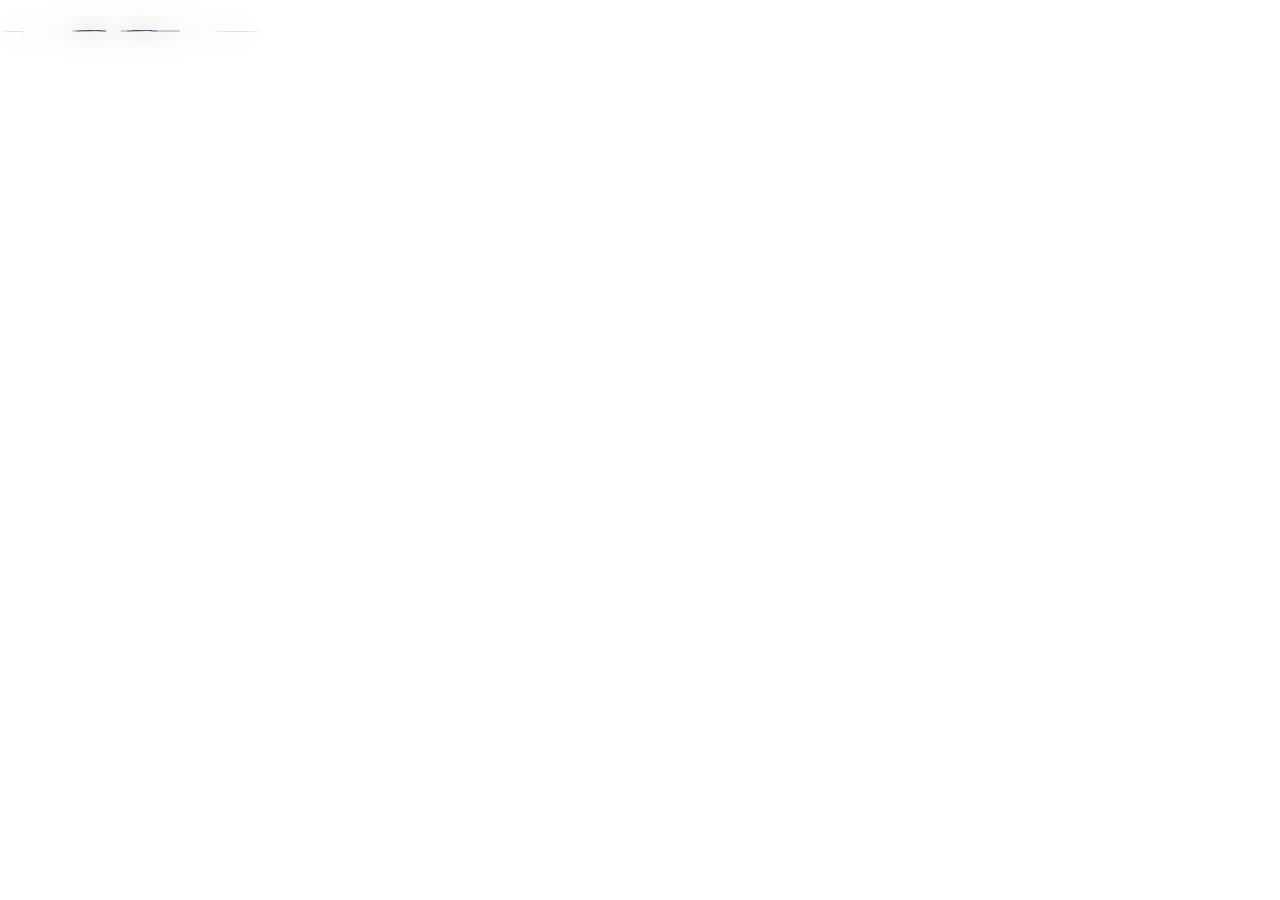
<file: boca/index.html>
<!doctype html>
<html>
<head>
<meta charset="utf-8">
<script src="siriwave.umd.js"></script>
<style>
  html, body {
    margin: 0;
    background: transparent;
    overflow: hidden;
    {# background: #000000; #}
  }

  #boca-wrapper {
    position: relative;
    width: 260px;
    height: 74px;
    overflow: hidden;
  }

  #onda-wrapper {
    position:relative;
  }

  #onda {
    width: 260px;
    height: 74px;
    position: relative;
    z-index: 1;
  }
  #info {
    position: absolute;
    left: 0;
    bottom: 23px;
    right: 0;
    height: 12px;
    box-sizing: border-box;
    padding: 0 10px;
    opacity: 0;
    transition: opacity 0.6s ease;
  }
  #info.visible {
    opacity: 0.7;
  }
  #cancion {
    color: rgba(255, 255, 255, 0.8);
    font: 11px -apple-system, "Segoe UI", sans-serif;
    text-align: center;
    white-space: nowrap;
    overflow: hidden;
    text-overflow: ellipsis;
    text-shadow: 0 0 6px rgba(0,0,0,0.6);
    margin-bottom: 3px;
  }
  #fila-progreso {
    display: flex;
    align-items: center;
    gap: 6px;
    position: absolute;
    left: 10px;
    right: 10px;
    bottom: 39px;
    z-index: 2;
    opacity: 0;
    transition: opacity 0.6s ease;
  }
  #fila-progreso.visible {
    opacity: 1;
  }
  #fila-progreso span {
    color: rgba(255, 255, 255, 0.55);
    font: 9px -apple-system, "Segoe UI", sans-serif;
    text-shadow: 0 0 4px rgba(0,0,0,0.6);
    min-width: 26px;
  }
  #tiempo-actual { text-align: right; margin-top: -12px; }
  #tiempo-total { text-align: left; margin-top: -12px;}
  /* Barra de luz: adaptada de un diseño que pasó el usuario (gradiente
     animado + brillo "respirando" + puntas achaflanadas). El chaflán
     original era de 16px para una barra de 520px -- acá se achica a 3px
     (mismo alto que la barra) para que no se vea como un rombo en algo
     tan chico. */
  @property --glow {
    syntax: "<color>";
    inherits: false;
    initial-value: #168fe9;
  }
  #barra {
    flex: 1;
    height: 1px;
    position: relative;
    background: transparent;
    overflow: visible;
  }
  #barra::before {
    content: "";
    position: absolute;
    inset: 0;
    background: rgba(255, 255, 255, 0);
    clip-path: polygon(0 50%, 3px 0, calc(100% - 3px) 0, 100% 50%, calc(100% - 3px) 100%, 3px 100%);
  }
  #barra-relleno {
    height: 100%;
    width: 0%;
    /* Sin esto, al cambiar de canción el ancho salta de golpe (de donde
       había quedado la anterior a ~0% de la nueva) y el puntito de luz
       "se apaga y prende" de un frame al otro en vez de deslizarse. */
    transition: width 0.25s ease;
    position: relative;
    {# clip-path: polygon(0 50%, 3px 0, calc(100% - 3px) 0, 100% 50%, calc(100% - 3px) 100%, 3px 100%); #}
    background: linear-gradient(90deg,
      #168fe9 0%, #20dba5 17%, #f33f64 34%, #ffffff 42%,
      #26e993 50%, #2668db 67%, #168fe9 84%, #20dba5 100%
    );
    background-size: 300% 100%;
    filter: drop-shadow(0 0 3px var(--glow)) drop-shadow(0 0 8px var(--glow));
    background: #ffffffa6;
    border-radius: 100%;
    opacity: 1;
    animation:
      barra-color-flow 4s linear infinite,
      barra-glow-color 4s linear infinite,
      barra-respira 1.8s ease-in-out infinite;
  }
  /* En pausa: se congela el color/brillo animado de la barra, y el
     puntito de luz late en rojo con el centro blanco -- como un
     "corazón" pulsando, para que se note de un vistazo que está pausado. */
  #barra-relleno.pausado {
    animation-play-state: paused;
    filter: drop-shadow(0 0 3px #ff4d4d) drop-shadow(0 0 8px #ff4d4d);
  }
  #barra-relleno.pausado::after {
    animation: punto-pulso 2.2s ease-in-out infinite;
  }
  @keyframes punto-pulso {
    0%, 100% {
      background: #fff;
      box-shadow: 0 0 2px 1px #fff, 0 0 6px 2px #22c55e;
    }
    50% {
      background: #22c55e;
      box-shadow: 0 0 3px 1px #22c55e, 0 0 9px 3px #22c55e;
    }
  }
  /* Puntito de luz en la punta del progreso, un poco más fuerte que el
     resto de la barra pero sin llamar demasiado la atención. */
  #barra-relleno::after {
    content: "";
    position: absolute;
    right: -1px;
    top: 50%;
    width: 4px;
    height: 2px;
    transform: translateY(-50%);
    border-radius: 50%;
    background: #fff;
    box-shadow: 0 0 3px 1px rgba(255, 255, 255, 0.85), 0 0 7px 2px var(--glow);
  }
  @keyframes barra-respira {
    50% {
      filter: brightness(1.25) drop-shadow(0 0 4px var(--glow)) drop-shadow(0 0 11px var(--glow));
    }
  }
  @keyframes barra-color-flow {
    to { background-position: -300% 0; }
  }
  @keyframes barra-glow-color {
    0%, 100% { --glow: #168fe9; }
    25% { --glow: #20dba5; }
    42% { --glow: #f33f64; }
    52% { --glow: #ffffff; }
    68% { --glow: #26e993; }
    84% { --glow: #2668db; }
  }
  @media (prefers-reduced-motion: reduce) {
    #barra-relleno { animation: none; }
  }
</style>
</head>
<body>
  <div id="boca-wrapper">

    <div id="onda-wrapper">
      <div id="onda"></div>
      <div id="fila-progreso">
        <span id="tiempo-actual">0:00</span>
        <div id="barra"><div id="barra-relleno"></div></div>
        <span id="tiempo-total">0:00</span>
      </div>
    </div>
    <div id="info">
      <div id="cancion"></div>
    </div>
  </div>
<script>
// Es render, no IA: RMS -> amplitud de la onda, con suavizado asimétrico
// propio (ataque rápido, decaimiento lento) antes de pasárselo a SiriWave
// (que además tiene su propio lerp interno, así que queda doblemente
// suave). El RMS crudo tiembla -- esto es lo que separa "se ve pro" de
// "se ve amateur".

const COLORES = {
  idle:        "#4a4458",
  escuchando:  "#ffffff",
  pensando:    "#c77dff",
  hablando:    "#7c5cff",
  musica:      "#5cffd4",
};

const AMPLITUD_IDLE = 0.15;
const AMPLITUD_PENSANDO = 0.45;

const wave = new SiriWave({
  container: document.getElementById("onda"),
  style: "ios9",
  color: "#7c5cff",
  speed: 0.06,
  amplitude: AMPLITUD_IDLE,
  autostart: true,
});

let estado = "idle";
let nivelCrudo = 0;
let nivelSuave = AMPLITUD_IDLE;

const ATAQUE = 0.7;       // qué tan rápido sube la amplitud al hablar
const DECAIMIENTO = 0.25; // más rápido que antes (0.08): con eso la onda
                          // quedaba "abierta" en los silencios entre
                          // palabras, se veía desacoplada del audio real.

function amplitudObjetivo() {
  // "escuchando" también sigue el nivel real -- ahora es el mic en vivo,
  // no un valor fijo (así se ve mover con la voz del usuario).
  if (estado === "hablando" || estado === "musica" || estado === "escuchando") return nivelCrudo;
  if (estado === "pensando") return AMPLITUD_PENSANDO;
  return AMPLITUD_IDLE;
}

function animar() {
  const objetivo = amplitudObjetivo();
  const tasa = objetivo > nivelSuave ? ATAQUE : DECAIMIENTO;
  nivelSuave += (objetivo - nivelSuave) * tasa;
  wave.setAmplitude(nivelSuave);
  // La velocidad de la onda también sigue el nivel: antes era fija
  // mientras hablaba, y una onda moviéndose siempre igual sin importar
  // qué tan fuerte suena la voz es justo lo que se veía desacoplado.
  if (estado === "hablando" || estado === "musica" || estado === "escuchando") {
    wave.setSpeed(0.04 + nivelSuave * 0.18);
  }
  requestAnimationFrame(animar);
}
requestAnimationFrame(animar);

// Mutter no respeta "siempre encima" de forma persistente: si el usuario
// foca otra ventana mientras Tero habla, la boca cae atrás igual aunque
// se haya traído al frente al empezar. Como no hay layer-shell, se
// reintenta a repetición mientras dura el habla, no solo una vez al
// arrancar -- molesto pero es lo que hay sin tocar el compositor.
let intervaloFrente = null;

function empezarATraerAlFrente() {
  if (intervaloFrente !== null || !window.pywebview) return;
  window.pywebview.api.traer_al_frente();
  intervaloFrente = setInterval(() => {
    window.pywebview.api.traer_al_frente();
  }, 400);
}

function dejarDeTraerAlFrente() {
  if (intervaloFrente !== null) {
    clearInterval(intervaloFrente);
    intervaloFrente = null;
  }
}

// El estilo "ios9" de SiriWave ignora el color pasado al constructor: trae
// sus curvas hardcodeadas en azul/rojo/verde (ver iOS9Curve.getDefinition()
// en siriwave.umd.js) y las dibuja con su propio color fijo, no con el de
// la instancia. Por eso cambiar COLORES/el drop-shadow de afuera nunca
// pintaba la onda en sí -- solo el brillo alrededor. Acá se recolorean a
// mano las curvas reales (menos la "support line" blanca de fondo, que se
// deja como viene) cada vez que cambia el estado.
function hexARgb(hex) {
  const n = parseInt(hex.replace("#", ""), 16);
  return `${(n >> 16) & 255}, ${(n >> 8) & 255}, ${n & 255}`;
}

// Colores originales de la librería (multicolor: azul/rojo/verde) para
// poder restaurarlos en "hablando" -- al usuario le gusta ese look
// mientras Tero habla, y solo ese, así que es el único estado que no se
// fuerza a un color plano.
const COLORES_ORIGINALES_CURVAS = wave.curves.map((c) => c.definition.color);

function aplicarEstado(nuevo) {
  const eraHablando = estado === "hablando";
  estado = nuevo;
  wave.setSpeed(estado === "pensando" ? 0.12 : 0.06);
  const color = COLORES[estado] || COLORES.idle;
  document.getElementById("onda").style.filter =
    `drop-shadow(0 0 12px ${color})`;
  if (estado === "hablando") {
    wave.curves.forEach((curva, i) => {
      curva.definition.color = COLORES_ORIGINALES_CURVAS[i];
    });
  } else {
    const rgb = hexARgb(color);
    for (const curva of wave.curves) {
      if (!curva.definition.supportLine) curva.definition.color = rgb;
    }
  }
  if (estado === "hablando" && !eraHablando) {
    empezarATraerAlFrente();
  } else if (estado !== "hablando" && eraHablando) {
    dejarDeTraerAlFrente();
  }
}
// Recién acá es seguro llamarla: ya existen COLORES_ORIGINALES_CURVAS y
// hexARgb. Llamarla más arriba, antes de que el const se declare, tira un
// ReferenceError de TDZ que corta en seco el resto del script (incluido
// el WebSocket y el loop de animación) -- pasó de verdad, por eso la
// onda quedaba congelada y sin recolorear nunca.
aplicarEstado("idle");

// Progreso interpolado: el poll de Spotify llega cada ~5s, pero la
// canción avanza continuamente. En vez de saltar cada 5s, se guarda el
// progreso recibido + cuándo llegó, y cada frame se calcula dónde debería
// estar "ahora" asumiendo que sigue sonando -- el próximo poll corrige
// cualquier desvío (pausa, salto de tema) solo.
let progresoBase = 0;
let duracionMs = 0;
let momentoRecibido = 0;
let reproduciendoAlgo = false;
let pausado = false;

function formatearTiempo(ms) {
  const totalSeg = Math.max(0, Math.floor(ms / 1000));
  const min = Math.floor(totalSeg / 60);
  const seg = totalSeg % 60;
  return `${min}:${String(seg).padStart(2, "0")}`;
}

function aplicarCancion(info) {
  const elInfo = document.getElementById("info");
  const elProgreso = document.getElementById("fila-progreso");
  if (!info) {
    // Los segundos transcurridos/restantes viven en #fila-progreso, un
    // bloque aparte de #info -- ocultar solo #info dejaba el tiempo (y la
    // barra) visibles para siempre. Se ocultan los dos juntos.
    reproduciendoAlgo = false;
    elInfo.classList.remove("visible");
    elProgreso.classList.remove("visible");
    return;
  }
  document.getElementById("cancion").textContent = info.texto;
  progresoBase = info.progreso_ms;
  duracionMs = info.duracion_ms;
  momentoRecibido = performance.now();
  reproduciendoAlgo = true;
  pausado = !info.reproduciendo;
  document.getElementById("barra-relleno").classList.toggle("pausado", pausado);
  elInfo.classList.add("visible");
  elProgreso.classList.add("visible");
}

function animarProgreso() {
  if (reproduciendoAlgo && duracionMs > 0) {
    // En pausa no se suma tiempo transcurrido: el progreso queda
    // congelado en lo último que reportó Spotify, no sigue avanzando.
    const transcurridoReal = pausado ? 0 : performance.now() - momentoRecibido;
    const progresoMs = Math.min(duracionMs, progresoBase + transcurridoReal);
    document.getElementById("barra-relleno").style.width =
      `${(progresoMs / duracionMs) * 100}%`;
    document.getElementById("tiempo-actual").textContent = formatearTiempo(progresoMs);
    document.getElementById("tiempo-total").textContent = formatearTiempo(duracionMs);
  }
  requestAnimationFrame(animarProgreso);
}
requestAnimationFrame(animarProgreso);

function conectar() {
  const ws = new WebSocket("ws://127.0.0.1:8765");
  ws.onmessage = (ev) => {
    const datos = JSON.parse(ev.data);
    if (datos.estado !== undefined) aplicarEstado(datos.estado);
    if (datos.nivel !== undefined) nivelCrudo = datos.nivel;
    if (datos.cancion !== undefined) aplicarCancion(datos.cancion);
  };
  ws.onclose = () => setTimeout(conectar, 1000);
  ws.onerror = () => ws.close();
}
conectar();
</script>
</body>
</html>
</file>
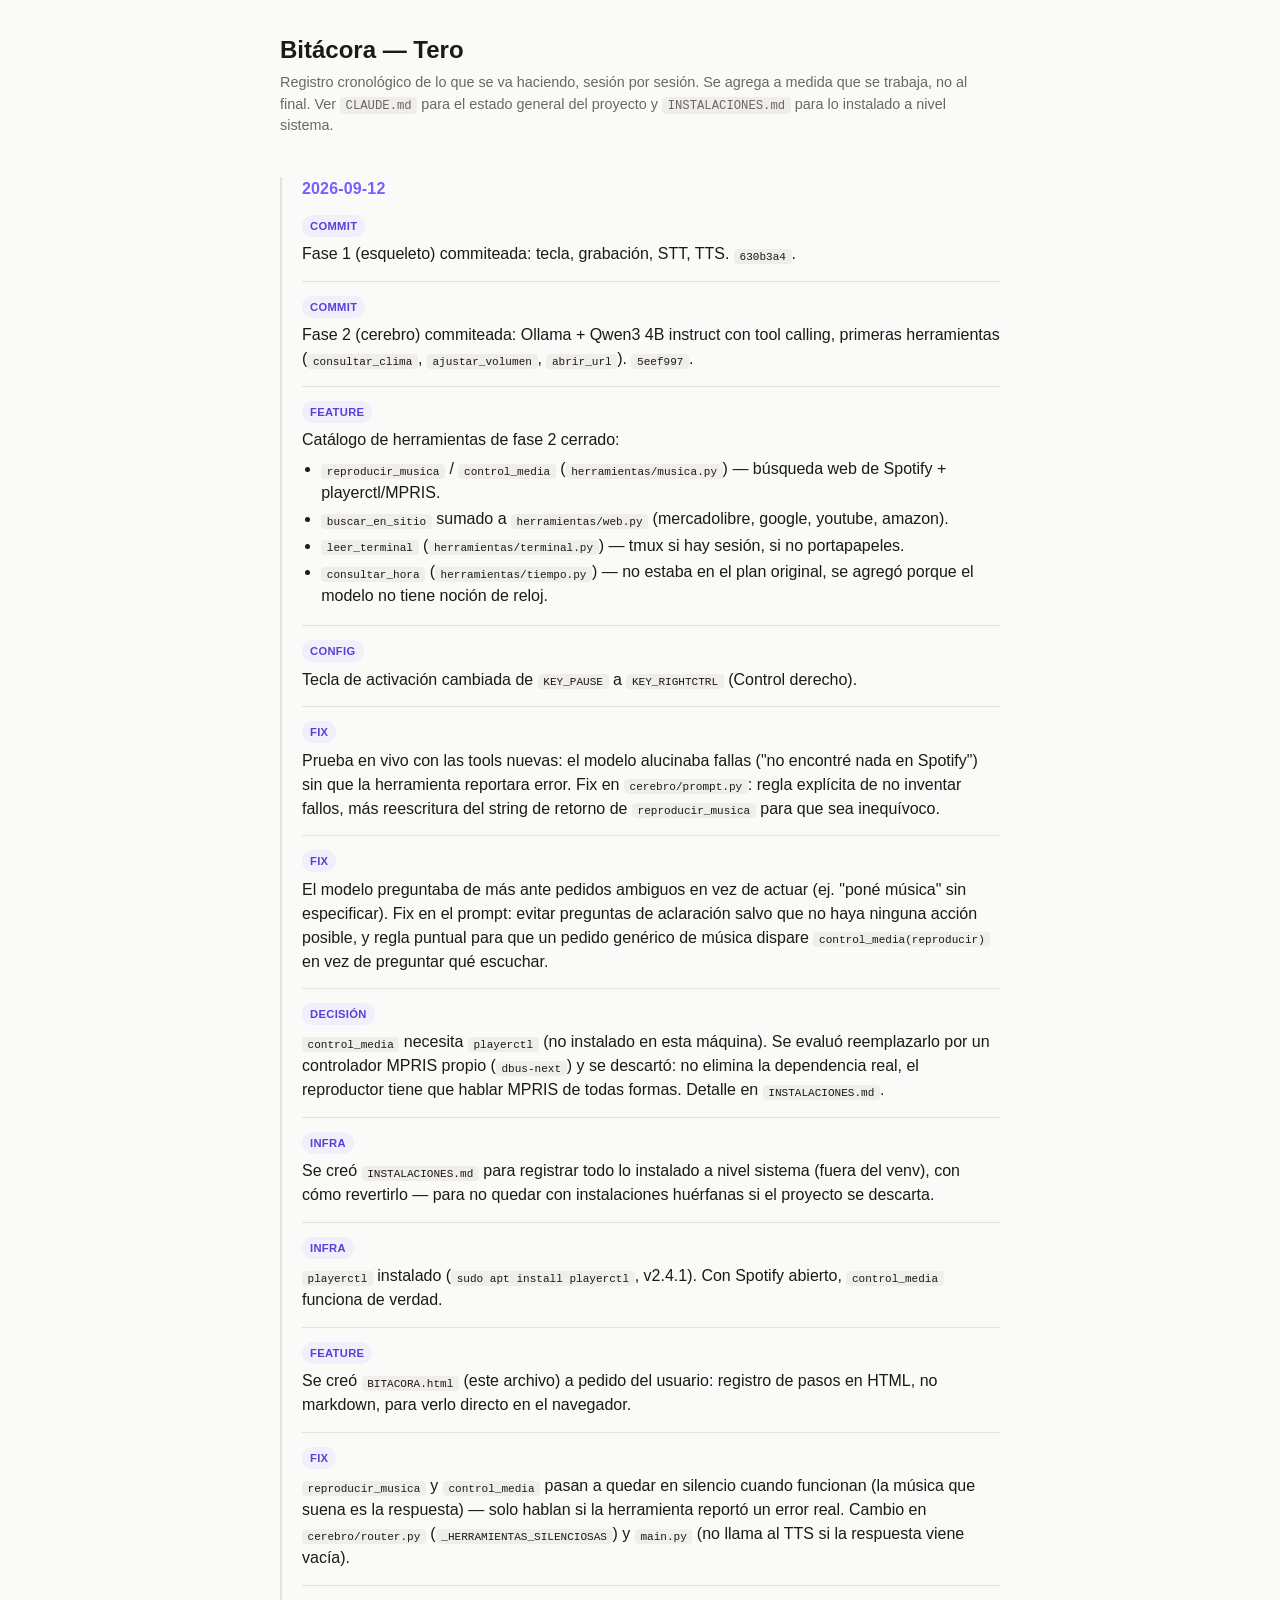
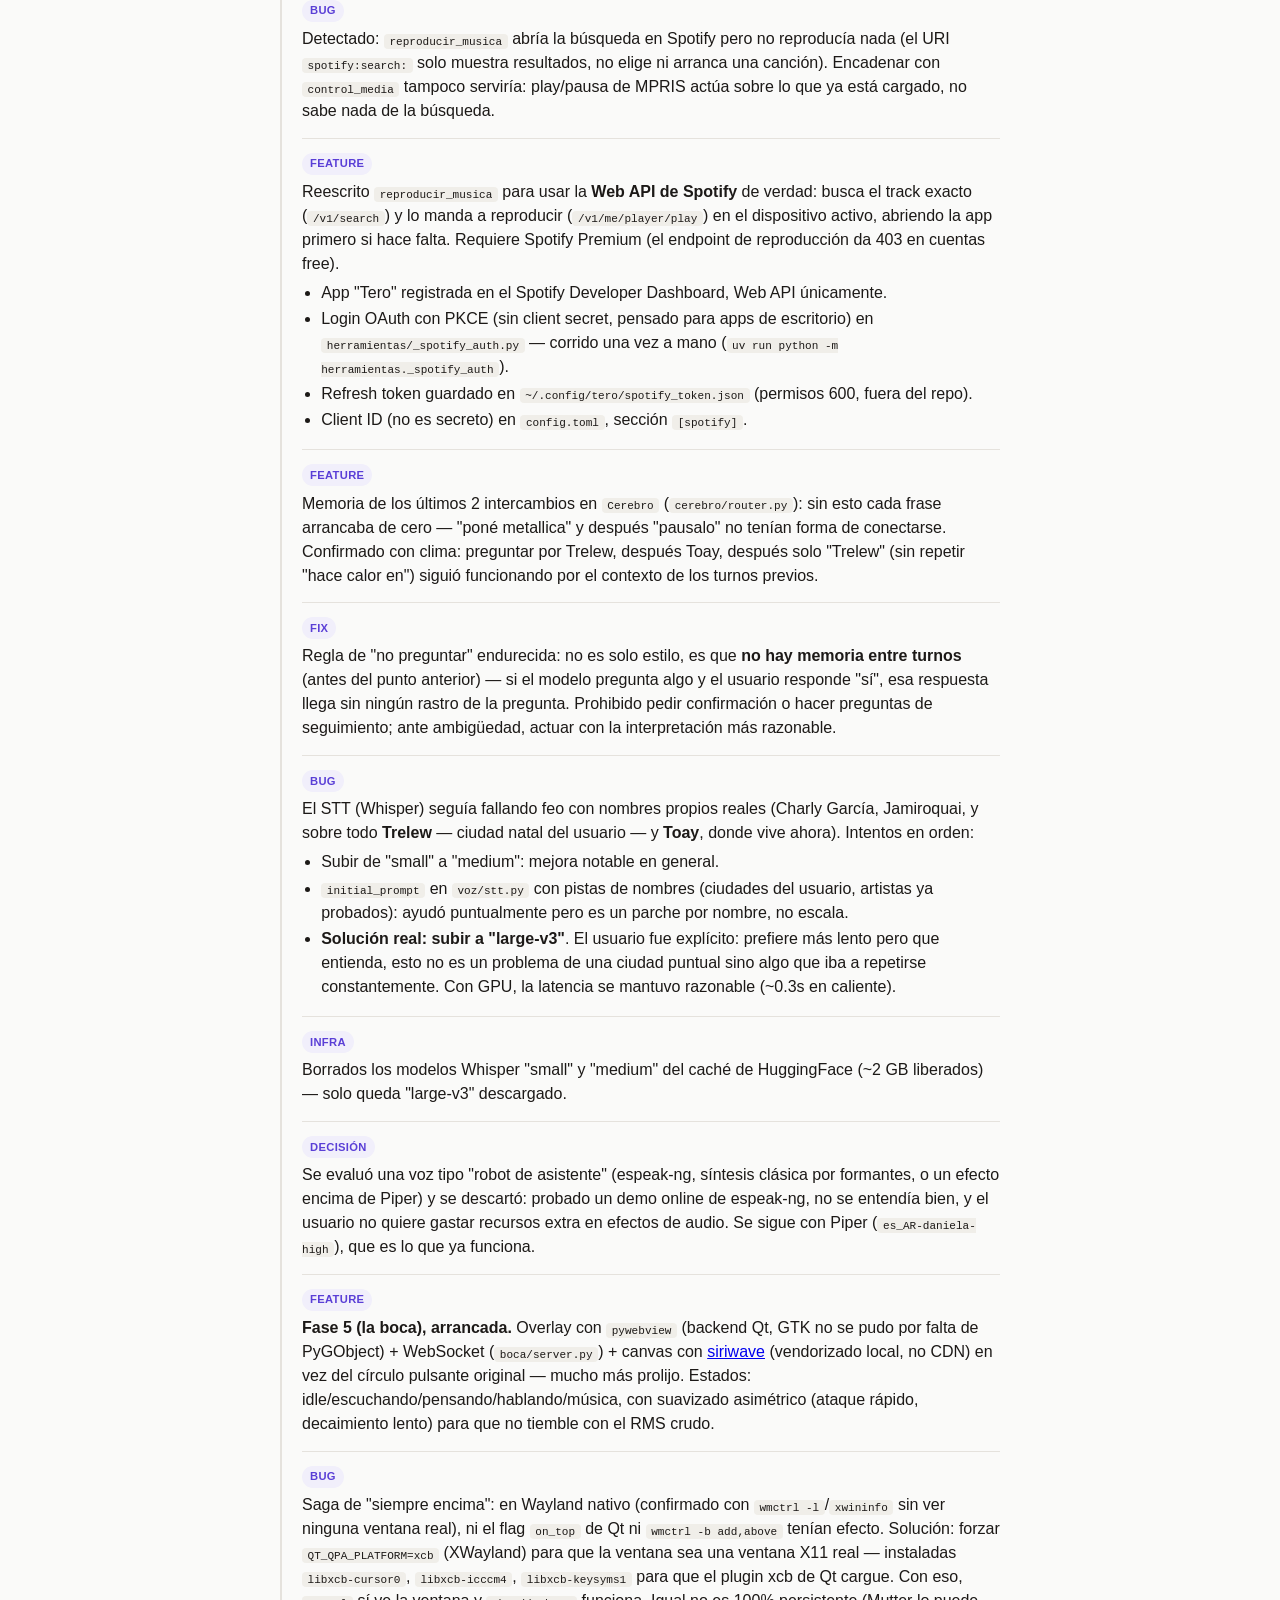
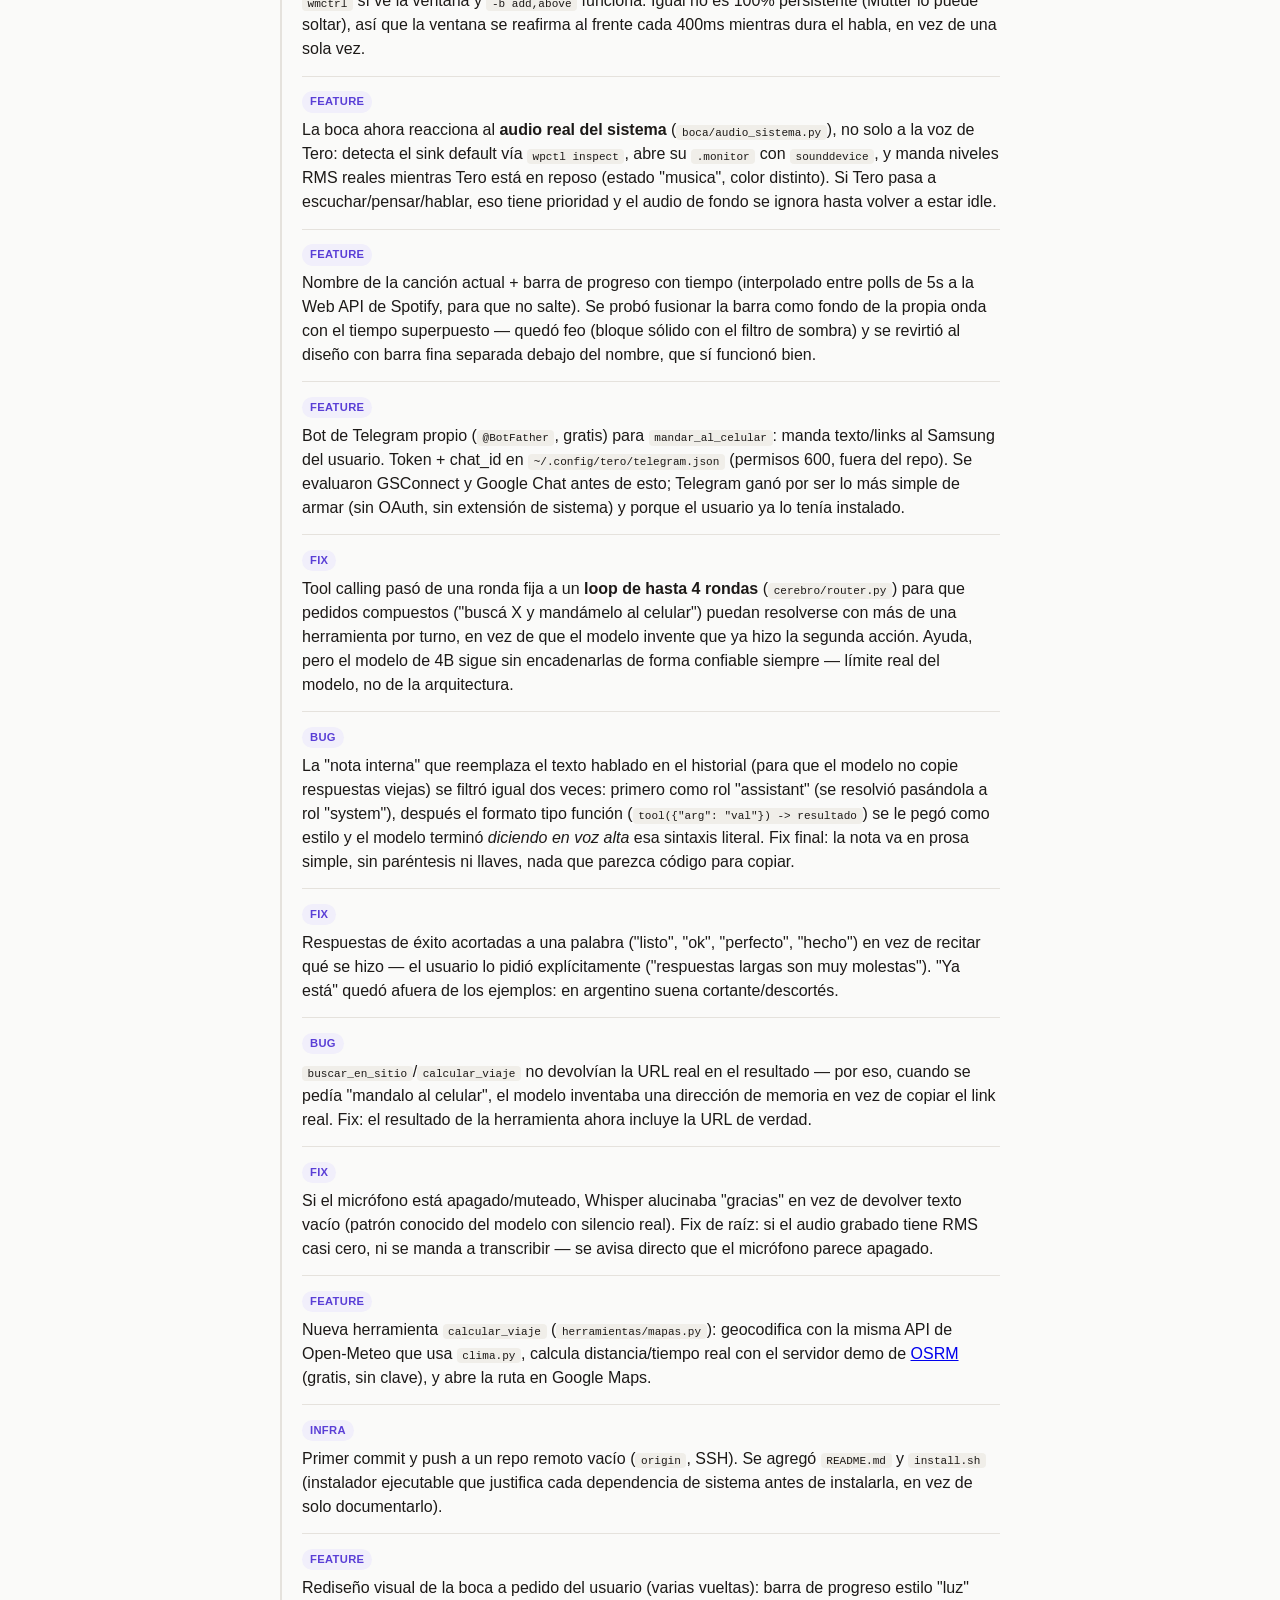
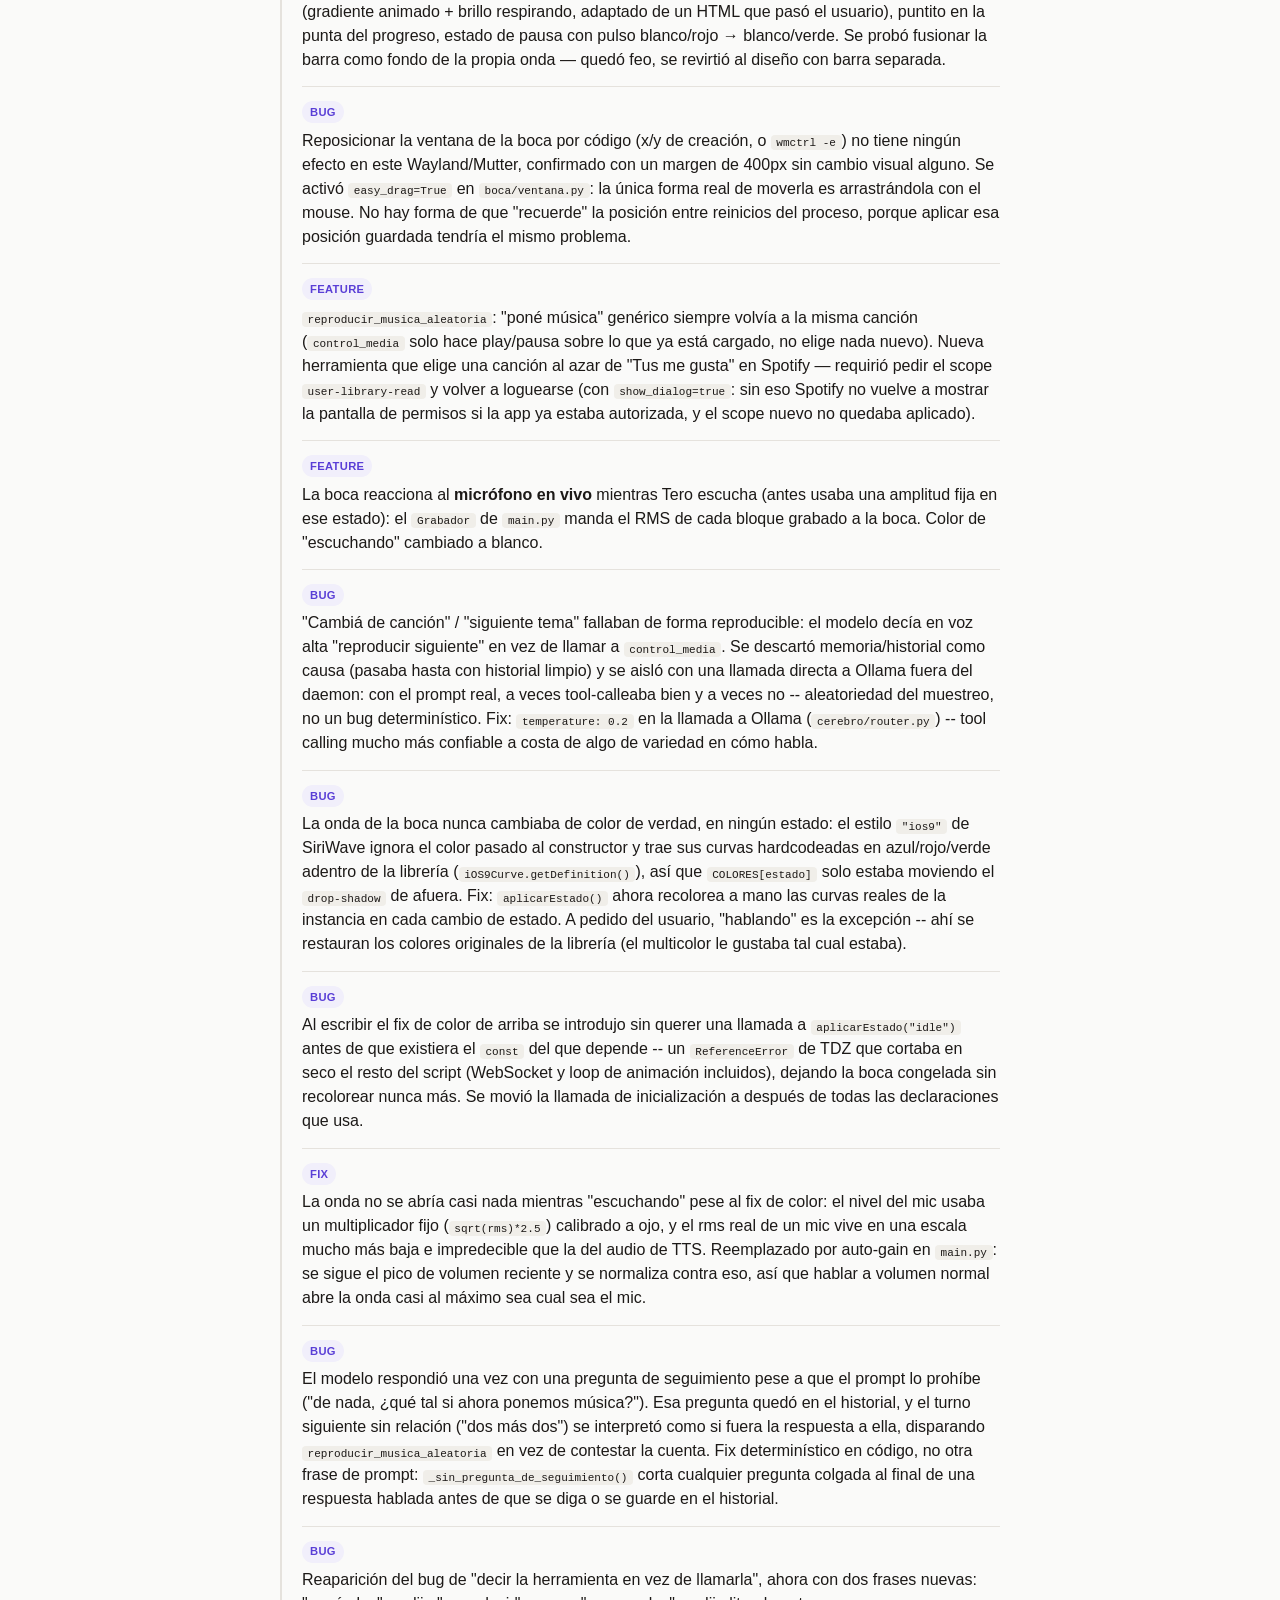
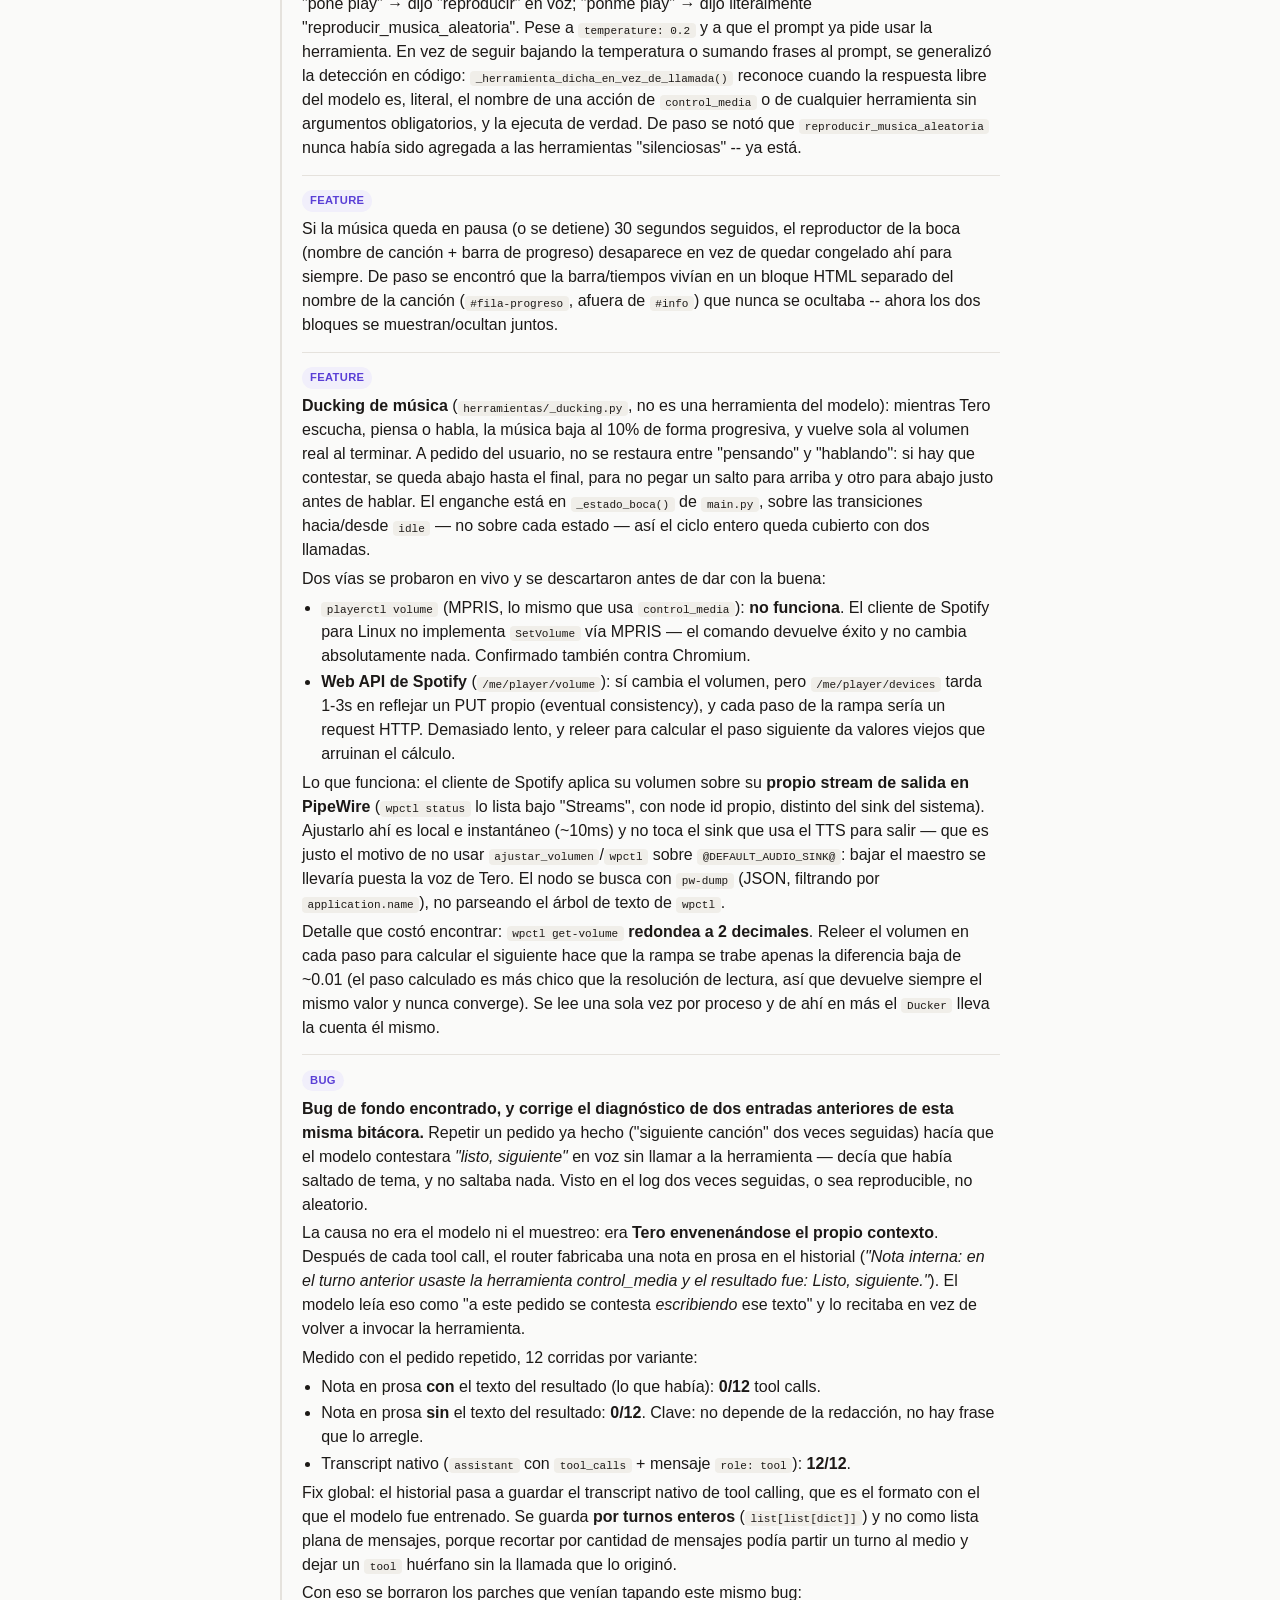
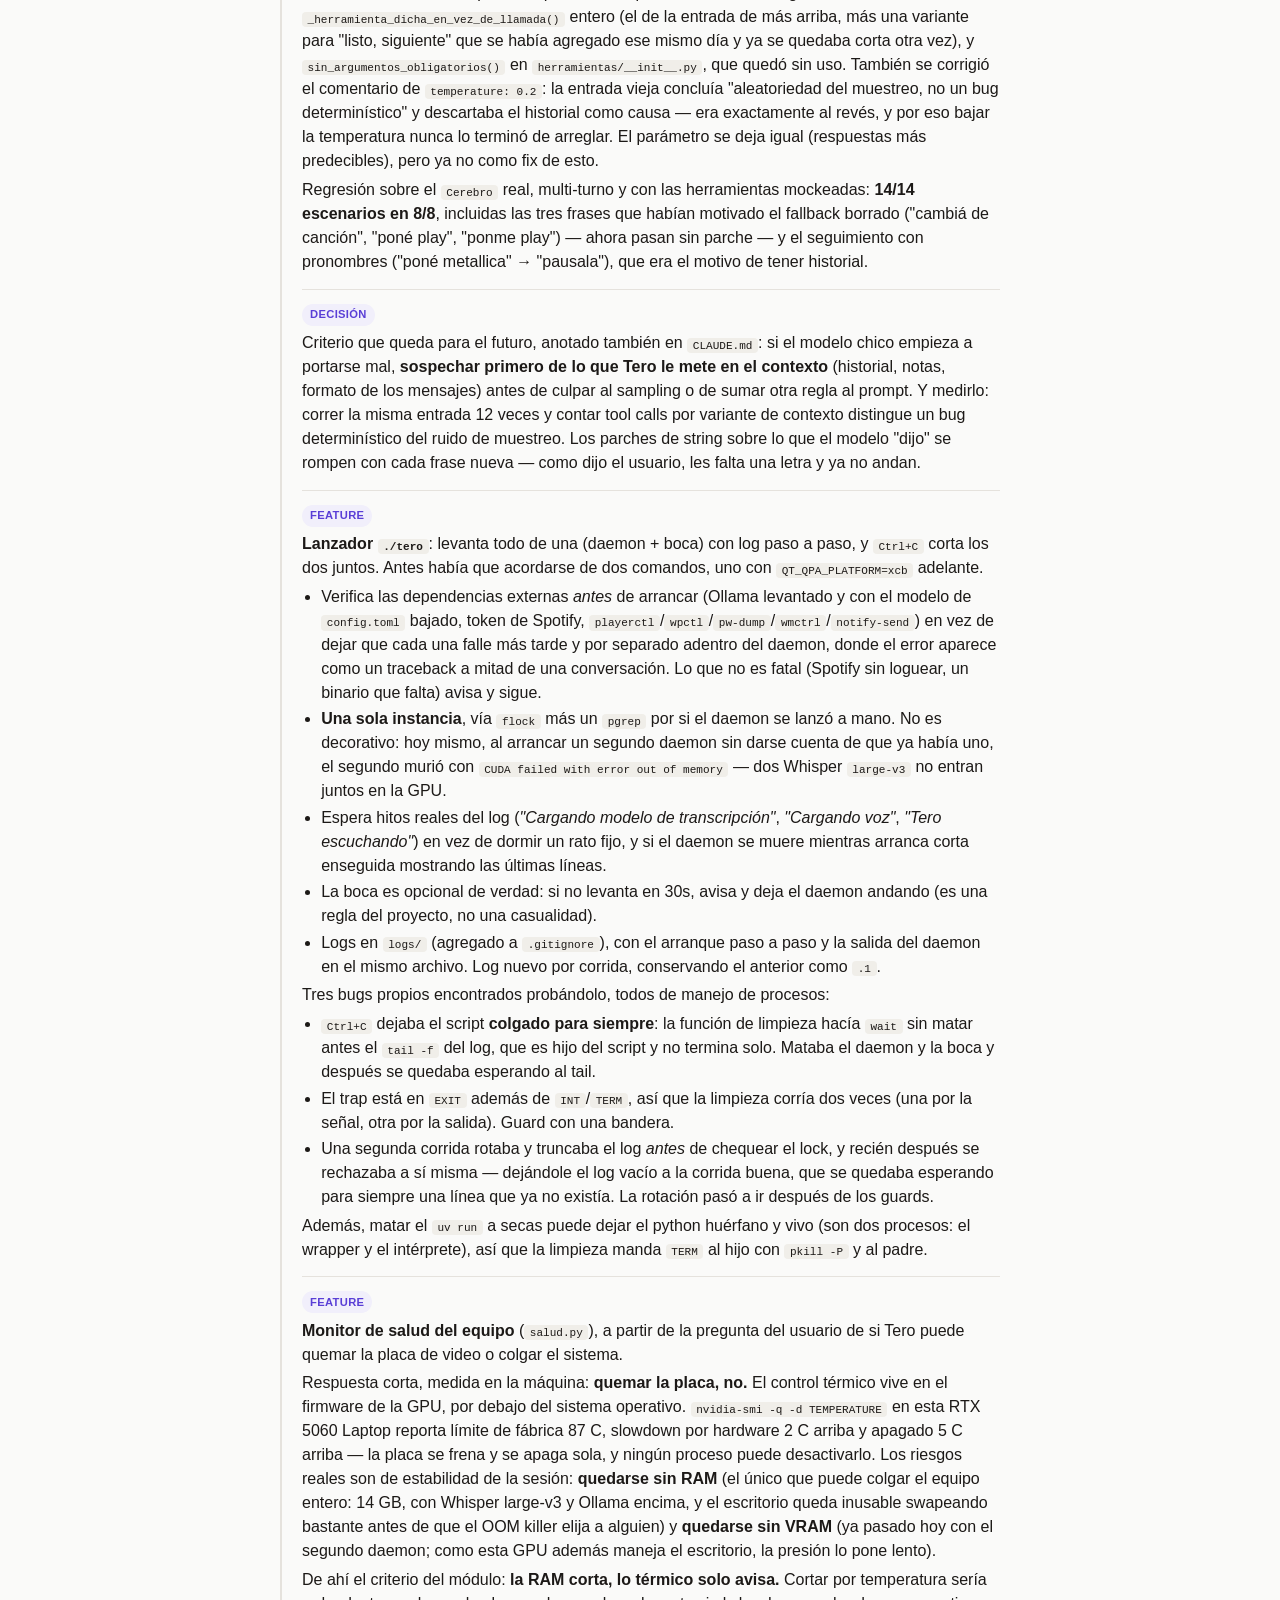
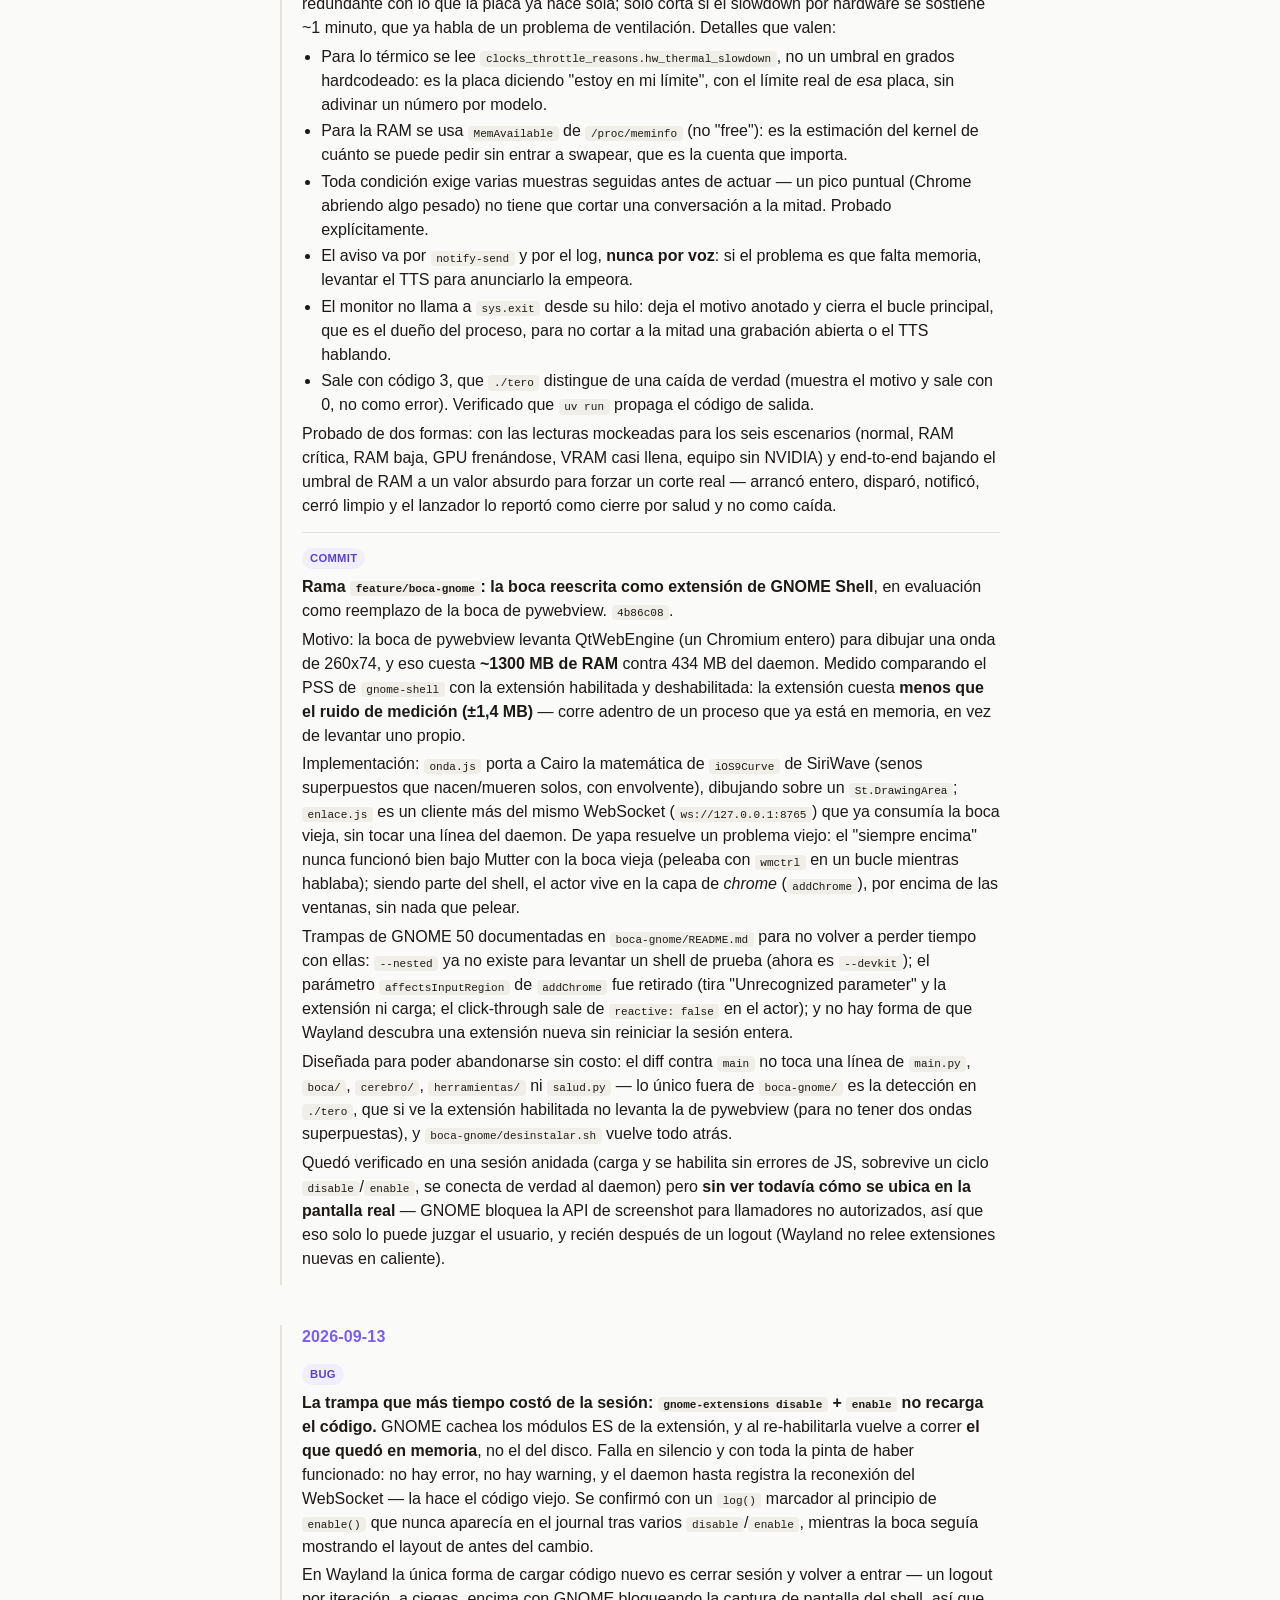
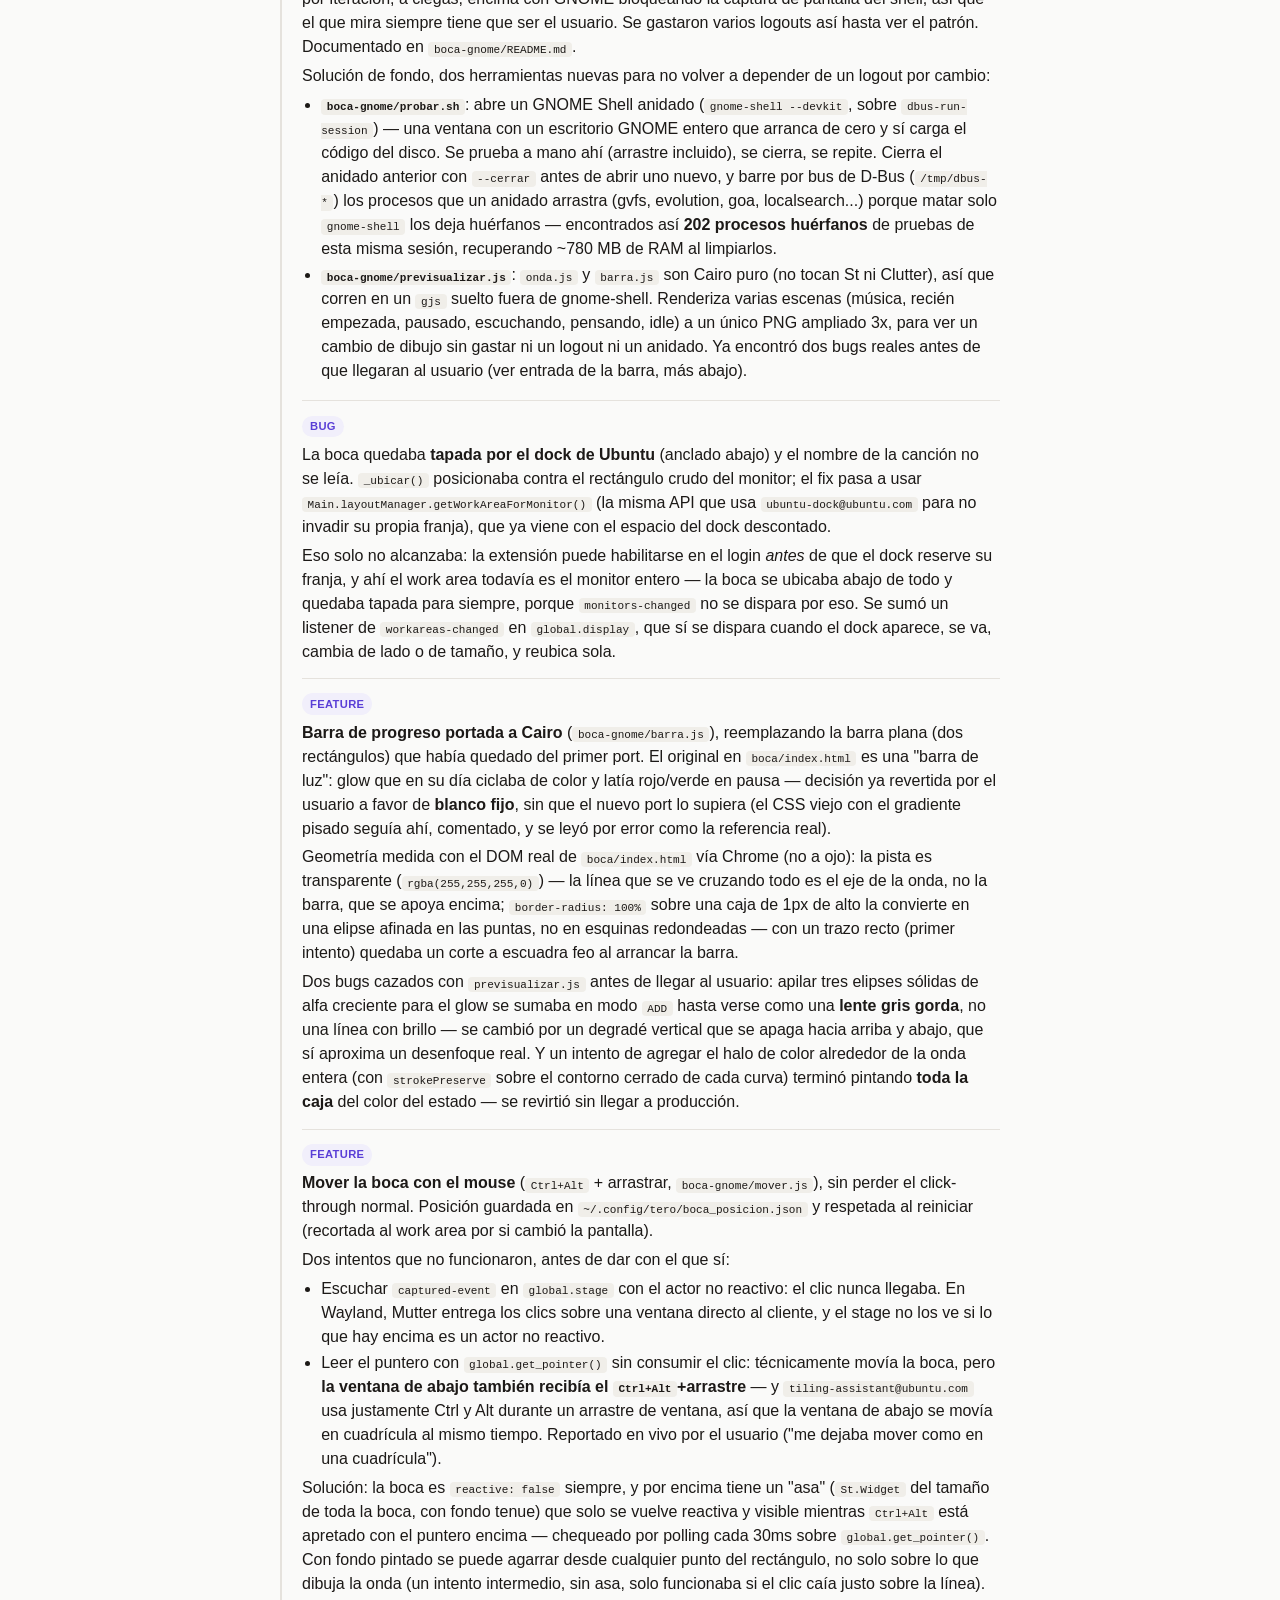
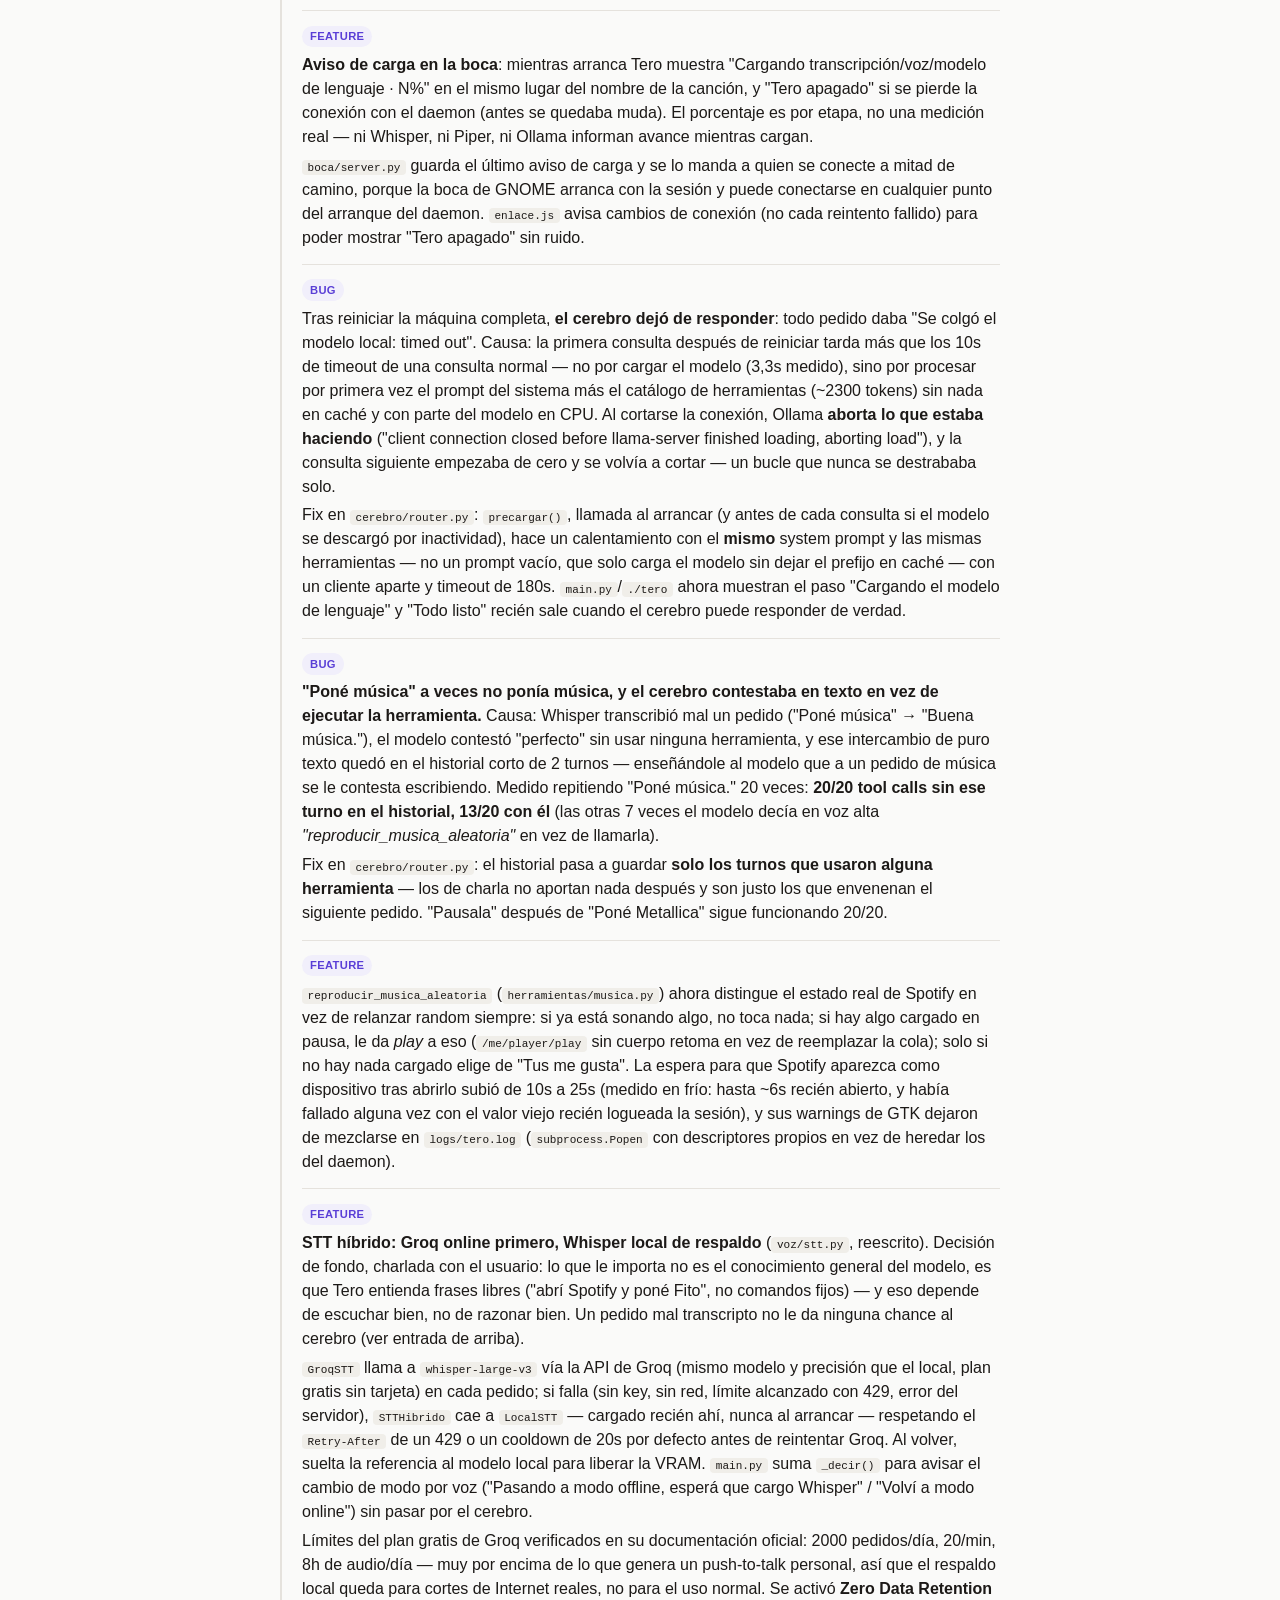
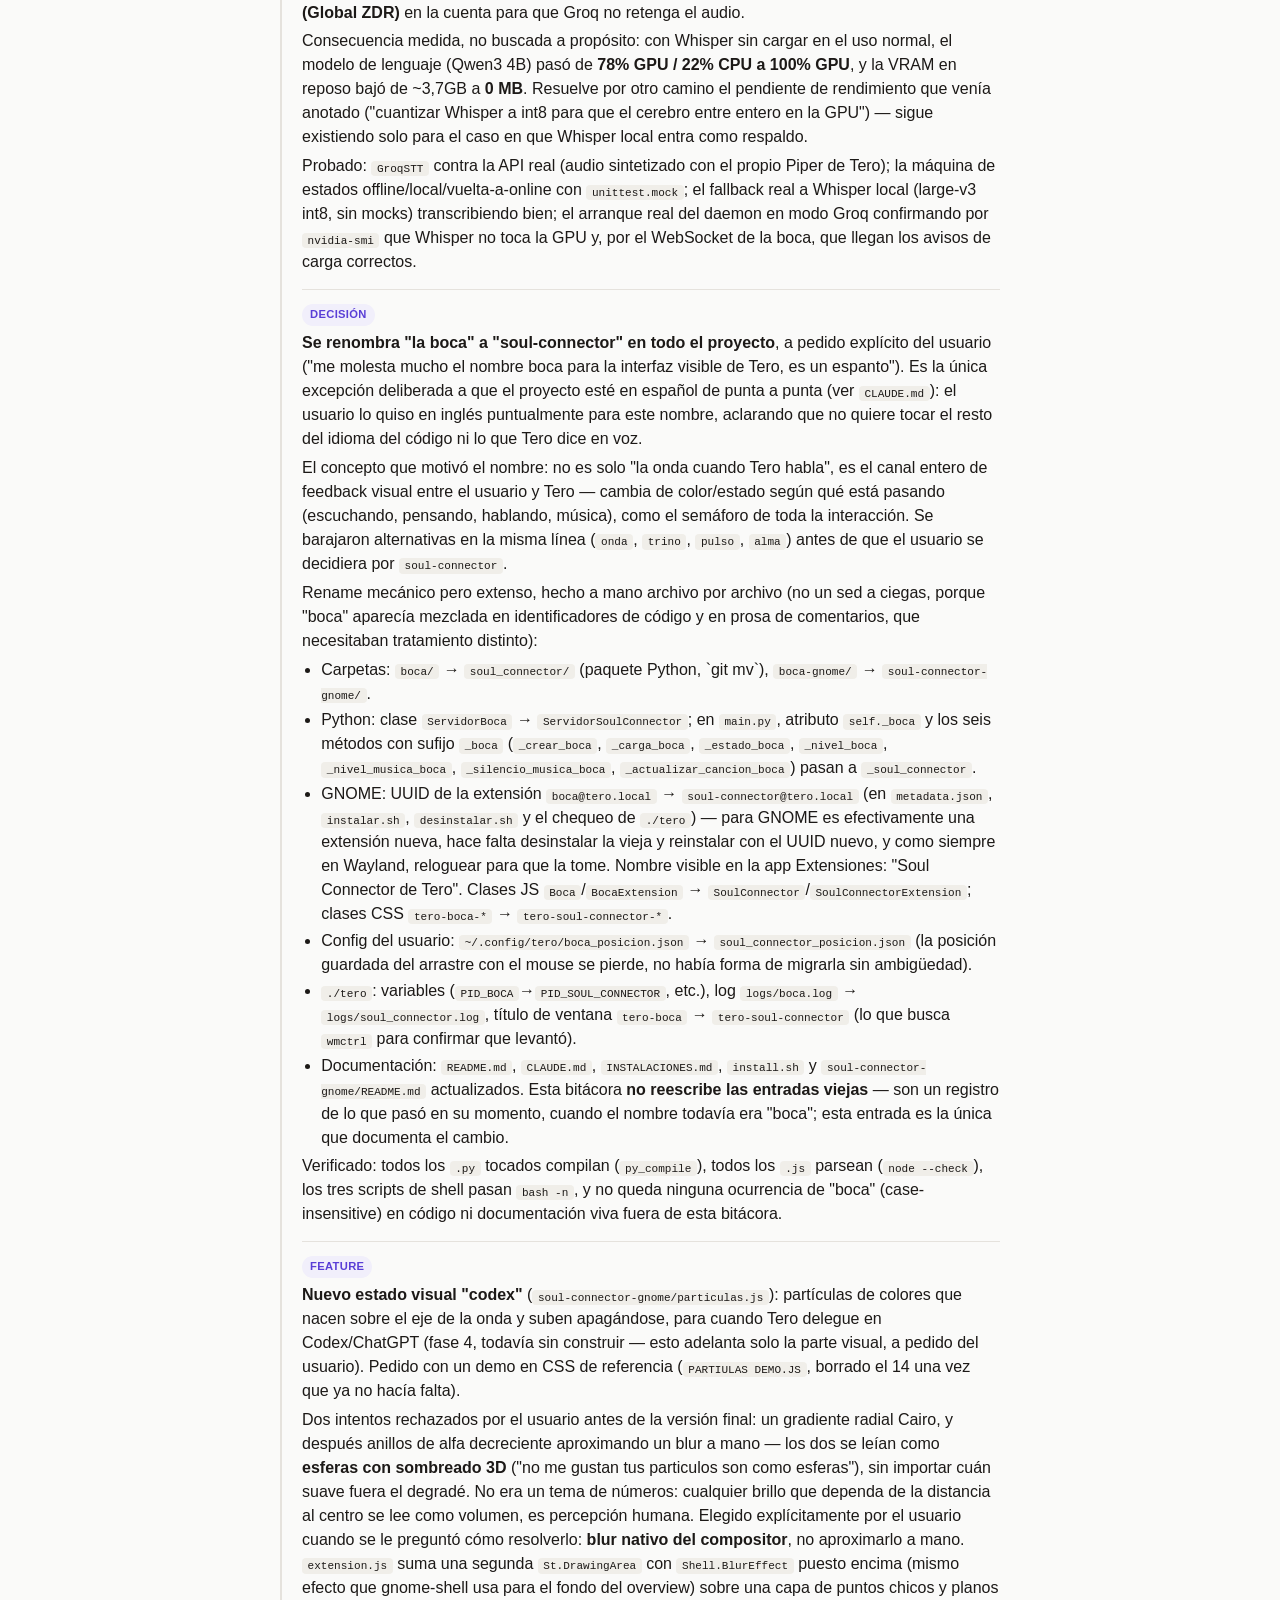
<file: BITACORA.html>
<!doctype html>
<html lang="es">
<head>
<meta charset="utf-8">
<meta name="viewport" content="width=device-width, initial-scale=1">
<title>Bitácora — Tero</title>
<style>
  :root {
    color-scheme: light dark;
    --fondo: #fafaf9;
    --texto: #1c1917;
    --texto-tenue: #6b6863;
    --borde: #e5e2dd;
    --acento: #7c5cff;
    --chip-fondo: #f1effb;
    --chip-texto: #5a3fd6;
    --ok: #2f8f5b;
    --code-fondo: #f0eee9;
  }
  @media (prefers-color-scheme: dark) {
    :root {
      --fondo: #17161a;
      --texto: #ece9e6;
      --texto-tenue: #9b978f;
      --borde: #2c2a30;
      --acento: #a58bff;
      --chip-fondo: #2a2440;
      --chip-texto: #c7b8ff;
      --ok: #6fd19a;
      --code-fondo: #221f26;
    }
  }
  * { box-sizing: border-box; }
  body {
    background: var(--fondo);
    color: var(--texto);
    font-family: -apple-system, "Segoe UI", Roboto, sans-serif;
    line-height: 1.5;
    margin: 0;
    padding: 2rem 1rem 4rem;
  }
  main {
    max-width: 720px;
    margin: 0 auto;
  }
  header h1 {
    font-size: 1.5rem;
    margin: 0 0 0.25rem;
  }
  header p {
    color: var(--texto-tenue);
    margin: 0 0 2.5rem;
    font-size: 0.9rem;
  }
  .dia {
    margin-bottom: 2.5rem;
    padding-left: 1.25rem;
    border-left: 2px solid var(--borde);
  }
  .dia h2 {
    font-size: 1rem;
    font-weight: 600;
    color: var(--acento);
    margin: 0 0 0.9rem;
    letter-spacing: 0.01em;
  }
  .entrada {
    margin-bottom: 0.9rem;
    padding-bottom: 0.9rem;
  }
  .entrada:not(:last-child) {
    border-bottom: 1px solid var(--borde);
  }
  .entrada p {
    margin: 0.3rem 0 0;
  }
  .tags {
    display: flex;
    gap: 0.4rem;
    flex-wrap: wrap;
    margin-bottom: 0.35rem;
  }
  .tag {
    font-size: 0.7rem;
    font-weight: 600;
    text-transform: uppercase;
    letter-spacing: 0.03em;
    background: var(--chip-fondo);
    color: var(--chip-texto);
    padding: 0.15rem 0.5rem;
    border-radius: 999px;
  }
  .tag.fix { --chip-fondo: #3a2222; }
  code {
    background: var(--code-fondo);
    padding: 0.1rem 0.35rem;
    border-radius: 4px;
    font-size: 0.85em;
  }
  ul { margin: 0.3rem 0 0; padding-left: 1.2rem; }
  li { margin: 0.15rem 0; }
</style>
</head>
<body>
<main>
  <header>
    <h1>Bitácora — Tero</h1>
    <p>Registro cronológico de lo que se va haciendo, sesión por sesión. Se agrega a medida que se trabaja, no al final. Ver <code>CLAUDE.md</code> para el estado general del proyecto y <code>INSTALACIONES.md</code> para lo instalado a nivel sistema.</p>
  </header>

  <section class="dia">
    <h2>2026-09-12</h2>

    <div class="entrada">
      <div class="tags"><span class="tag">commit</span></div>
      <p>Fase 1 (esqueleto) commiteada: tecla, grabación, STT, TTS. <code>630b3a4</code>.</p>
    </div>

    <div class="entrada">
      <div class="tags"><span class="tag">commit</span></div>
      <p>Fase 2 (cerebro) commiteada: Ollama + Qwen3 4B instruct con tool calling, primeras herramientas (<code>consultar_clima</code>, <code>ajustar_volumen</code>, <code>abrir_url</code>). <code>5eef997</code>.</p>
    </div>

    <div class="entrada">
      <div class="tags"><span class="tag">feature</span></div>
      <p>Catálogo de herramientas de fase 2 cerrado:</p>
      <ul>
        <li><code>reproducir_musica</code> / <code>control_media</code> (<code>herramientas/musica.py</code>) — búsqueda web de Spotify + playerctl/MPRIS.</li>
        <li><code>buscar_en_sitio</code> sumado a <code>herramientas/web.py</code> (mercadolibre, google, youtube, amazon).</li>
        <li><code>leer_terminal</code> (<code>herramientas/terminal.py</code>) — tmux si hay sesión, si no portapapeles.</li>
        <li><code>consultar_hora</code> (<code>herramientas/tiempo.py</code>) — no estaba en el plan original, se agregó porque el modelo no tiene noción de reloj.</li>
      </ul>
    </div>

    <div class="entrada">
      <div class="tags"><span class="tag">config</span></div>
      <p>Tecla de activación cambiada de <code>KEY_PAUSE</code> a <code>KEY_RIGHTCTRL</code> (Control derecho).</p>
    </div>

    <div class="entrada">
      <div class="tags"><span class="tag">fix</span></div>
      <p>Prueba en vivo con las tools nuevas: el modelo alucinaba fallas ("no encontré nada en Spotify") sin que la herramienta reportara error. Fix en <code>cerebro/prompt.py</code>: regla explícita de no inventar fallos, más reescritura del string de retorno de <code>reproducir_musica</code> para que sea inequívoco.</p>
    </div>

    <div class="entrada">
      <div class="tags"><span class="tag">fix</span></div>
      <p>El modelo preguntaba de más ante pedidos ambiguos en vez de actuar (ej. "poné música" sin especificar). Fix en el prompt: evitar preguntas de aclaración salvo que no haya ninguna acción posible, y regla puntual para que un pedido genérico de música dispare <code>control_media(reproducir)</code> en vez de preguntar qué escuchar.</p>
    </div>

    <div class="entrada">
      <div class="tags"><span class="tag">decisión</span></div>
      <p><code>control_media</code> necesita <code>playerctl</code> (no instalado en esta máquina). Se evaluó reemplazarlo por un controlador MPRIS propio (<code>dbus-next</code>) y se descartó: no elimina la dependencia real, el reproductor tiene que hablar MPRIS de todas formas. Detalle en <code>INSTALACIONES.md</code>.</p>
    </div>

    <div class="entrada">
      <div class="tags"><span class="tag">infra</span></div>
      <p>Se creó <code>INSTALACIONES.md</code> para registrar todo lo instalado a nivel sistema (fuera del venv), con cómo revertirlo — para no quedar con instalaciones huérfanas si el proyecto se descarta.</p>
    </div>

    <div class="entrada">
      <div class="tags"><span class="tag">infra</span></div>
      <p><code>playerctl</code> instalado (<code>sudo apt install playerctl</code>, v2.4.1). Con Spotify abierto, <code>control_media</code> funciona de verdad.</p>
    </div>

    <div class="entrada">
      <div class="tags"><span class="tag">feature</span></div>
      <p>Se creó <code>BITACORA.html</code> (este archivo) a pedido del usuario: registro de pasos en HTML, no markdown, para verlo directo en el navegador.</p>
    </div>

    <div class="entrada">
      <div class="tags"><span class="tag">fix</span></div>
      <p><code>reproducir_musica</code> y <code>control_media</code> pasan a quedar en silencio cuando funcionan (la música que suena es la respuesta) — solo hablan si la herramienta reportó un error real. Cambio en <code>cerebro/router.py</code> (<code>_HERRAMIENTAS_SILENCIOSAS</code>) y <code>main.py</code> (no llama al TTS si la respuesta viene vacía).</p>
    </div>

    <div class="entrada">
      <div class="tags"><span class="tag">bug</span></div>
      <p>Detectado: <code>reproducir_musica</code> abría la búsqueda en Spotify pero no reproducía nada (el URI <code>spotify:search:</code> solo muestra resultados, no elige ni arranca una canción). Encadenar con <code>control_media</code> tampoco serviría: play/pausa de MPRIS actúa sobre lo que ya está cargado, no sabe nada de la búsqueda.</p>
    </div>

    <div class="entrada">
      <div class="tags"><span class="tag">feature</span></div>
      <p>Reescrito <code>reproducir_musica</code> para usar la <strong>Web API de Spotify</strong> de verdad: busca el track exacto (<code>/v1/search</code>) y lo manda a reproducir (<code>/v1/me/player/play</code>) en el dispositivo activo, abriendo la app primero si hace falta. Requiere Spotify Premium (el endpoint de reproducción da 403 en cuentas free).</p>
      <ul>
        <li>App "Tero" registrada en el Spotify Developer Dashboard, Web API únicamente.</li>
        <li>Login OAuth con PKCE (sin client secret, pensado para apps de escritorio) en <code>herramientas/_spotify_auth.py</code> — corrido una vez a mano (<code>uv run python -m herramientas._spotify_auth</code>).</li>
        <li>Refresh token guardado en <code>~/.config/tero/spotify_token.json</code> (permisos 600, fuera del repo).</li>
        <li>Client ID (no es secreto) en <code>config.toml</code>, sección <code>[spotify]</code>.</li>
      </ul>
    </div>

    <div class="entrada">
      <div class="tags"><span class="tag">feature</span></div>
      <p>Memoria de los últimos 2 intercambios en <code>Cerebro</code> (<code>cerebro/router.py</code>): sin esto cada frase arrancaba de cero — "poné metallica" y después "pausalo" no tenían forma de conectarse. Confirmado con clima: preguntar por Trelew, después Toay, después solo "Trelew" (sin repetir "hace calor en") siguió funcionando por el contexto de los turnos previos.</p>
    </div>

    <div class="entrada">
      <div class="tags"><span class="tag">fix</span></div>
      <p>Regla de "no preguntar" endurecida: no es solo estilo, es que <strong>no hay memoria entre turnos</strong> (antes del punto anterior) — si el modelo pregunta algo y el usuario responde "sí", esa respuesta llega sin ningún rastro de la pregunta. Prohibido pedir confirmación o hacer preguntas de seguimiento; ante ambigüedad, actuar con la interpretación más razonable.</p>
    </div>

    <div class="entrada">
      <div class="tags"><span class="tag">bug</span></div>
      <p>El STT (Whisper) seguía fallando feo con nombres propios reales (Charly García, Jamiroquai, y sobre todo <strong>Trelew</strong> — ciudad natal del usuario — y <strong>Toay</strong>, donde vive ahora). Intentos en orden:</p>
      <ul>
        <li>Subir de "small" a "medium": mejora notable en general.</li>
        <li><code>initial_prompt</code> en <code>voz/stt.py</code> con pistas de nombres (ciudades del usuario, artistas ya probados): ayudó puntualmente pero es un parche por nombre, no escala.</li>
        <li><strong>Solución real: subir a "large-v3"</strong>. El usuario fue explícito: prefiere más lento pero que entienda, esto no es un problema de una ciudad puntual sino algo que iba a repetirse constantemente. Con GPU, la latencia se mantuvo razonable (~0.3s en caliente).</li>
      </ul>
    </div>

    <div class="entrada">
      <div class="tags"><span class="tag">infra</span></div>
      <p>Borrados los modelos Whisper "small" y "medium" del caché de HuggingFace (~2 GB liberados) — solo queda "large-v3" descargado.</p>
    </div>

    <div class="entrada">
      <div class="tags"><span class="tag">decisión</span></div>
      <p>Se evaluó una voz tipo "robot de asistente" (espeak-ng, síntesis clásica por formantes, o un efecto encima de Piper) y se descartó: probado un demo online de espeak-ng, no se entendía bien, y el usuario no quiere gastar recursos extra en efectos de audio. Se sigue con Piper (<code>es_AR-daniela-high</code>), que es lo que ya funciona.</p>
    </div>

    <div class="entrada">
      <div class="tags"><span class="tag">feature</span></div>
      <p><strong>Fase 5 (la boca), arrancada.</strong> Overlay con <code>pywebview</code> (backend Qt, GTK no se pudo por falta de PyGObject) + WebSocket (<code>boca/server.py</code>) + canvas con <a href="https://github.com/kopiro/siriwave">siriwave</a> (vendorizado local, no CDN) en vez del círculo pulsante original — mucho más prolijo. Estados: idle/escuchando/pensando/hablando/música, con suavizado asimétrico (ataque rápido, decaimiento lento) para que no tiemble con el RMS crudo.</p>
    </div>

    <div class="entrada">
      <div class="tags"><span class="tag">bug</span></div>
      <p>Saga de "siempre encima": en Wayland nativo (confirmado con <code>wmctrl -l</code>/<code>xwininfo</code> sin ver ninguna ventana real), ni el flag <code>on_top</code> de Qt ni <code>wmctrl -b add,above</code> tenían efecto. Solución: forzar <code>QT_QPA_PLATFORM=xcb</code> (XWayland) para que la ventana sea una ventana X11 real — instaladas <code>libxcb-cursor0</code>, <code>libxcb-icccm4</code>, <code>libxcb-keysyms1</code> para que el plugin xcb de Qt cargue. Con eso, <code>wmctrl</code> sí ve la ventana y <code>-b add,above</code> funciona. Igual no es 100% persistente (Mutter lo puede soltar), así que la ventana se reafirma al frente cada 400ms mientras dura el habla, en vez de una sola vez.</p>
    </div>

    <div class="entrada">
      <div class="tags"><span class="tag">feature</span></div>
      <p>La boca ahora reacciona al <strong>audio real del sistema</strong> (<code>boca/audio_sistema.py</code>), no solo a la voz de Tero: detecta el sink default vía <code>wpctl inspect</code>, abre su <code>.monitor</code> con <code>sounddevice</code>, y manda niveles RMS reales mientras Tero está en reposo (estado "musica", color distinto). Si Tero pasa a escuchar/pensar/hablar, eso tiene prioridad y el audio de fondo se ignora hasta volver a estar idle.</p>
    </div>

    <div class="entrada">
      <div class="tags"><span class="tag">feature</span></div>
      <p>Nombre de la canción actual + barra de progreso con tiempo (interpolado entre polls de 5s a la Web API de Spotify, para que no salte). Se probó fusionar la barra como fondo de la propia onda con el tiempo superpuesto — quedó feo (bloque sólido con el filtro de sombra) y se revirtió al diseño con barra fina separada debajo del nombre, que sí funcionó bien.</p>
    </div>

    <div class="entrada">
      <div class="tags"><span class="tag">feature</span></div>
      <p>Bot de Telegram propio (<code>@BotFather</code>, gratis) para <code>mandar_al_celular</code>: manda texto/links al Samsung del usuario. Token + chat_id en <code>~/.config/tero/telegram.json</code> (permisos 600, fuera del repo). Se evaluaron GSConnect y Google Chat antes de esto; Telegram ganó por ser lo más simple de armar (sin OAuth, sin extensión de sistema) y porque el usuario ya lo tenía instalado.</p>
    </div>

    <div class="entrada">
      <div class="tags"><span class="tag">fix</span></div>
      <p>Tool calling pasó de una ronda fija a un <strong>loop de hasta 4 rondas</strong> (<code>cerebro/router.py</code>) para que pedidos compuestos ("buscá X y mandámelo al celular") puedan resolverse con más de una herramienta por turno, en vez de que el modelo invente que ya hizo la segunda acción. Ayuda, pero el modelo de 4B sigue sin encadenarlas de forma confiable siempre — límite real del modelo, no de la arquitectura.</p>
    </div>

    <div class="entrada">
      <div class="tags"><span class="tag">bug</span></div>
      <p>La "nota interna" que reemplaza el texto hablado en el historial (para que el modelo no copie respuestas viejas) se filtró igual dos veces: primero como rol "assistant" (se resolvió pasándola a rol "system"), después el formato tipo función (<code>tool({"arg": "val"}) -&gt; resultado</code>) se le pegó como estilo y el modelo terminó <em>diciendo en voz alta</em> esa sintaxis literal. Fix final: la nota va en prosa simple, sin paréntesis ni llaves, nada que parezca código para copiar.</p>
    </div>

    <div class="entrada">
      <div class="tags"><span class="tag">fix</span></div>
      <p>Respuestas de éxito acortadas a una palabra ("listo", "ok", "perfecto", "hecho") en vez de recitar qué se hizo — el usuario lo pidió explícitamente ("respuestas largas son muy molestas"). "Ya está" quedó afuera de los ejemplos: en argentino suena cortante/descortés.</p>
    </div>

    <div class="entrada">
      <div class="tags"><span class="tag">bug</span></div>
      <p><code>buscar_en_sitio</code>/<code>calcular_viaje</code> no devolvían la URL real en el resultado — por eso, cuando se pedía "mandalo al celular", el modelo inventaba una dirección de memoria en vez de copiar el link real. Fix: el resultado de la herramienta ahora incluye la URL de verdad.</p>
    </div>

    <div class="entrada">
      <div class="tags"><span class="tag">fix</span></div>
      <p>Si el micrófono está apagado/muteado, Whisper alucinaba "gracias" en vez de devolver texto vacío (patrón conocido del modelo con silencio real). Fix de raíz: si el audio grabado tiene RMS casi cero, ni se manda a transcribir — se avisa directo que el micrófono parece apagado.</p>
    </div>

    <div class="entrada">
      <div class="tags"><span class="tag">feature</span></div>
      <p>Nueva herramienta <code>calcular_viaje</code> (<code>herramientas/mapas.py</code>): geocodifica con la misma API de Open-Meteo que usa <code>clima.py</code>, calcula distancia/tiempo real con el servidor demo de <a href="https://project-osrm.org/">OSRM</a> (gratis, sin clave), y abre la ruta en Google Maps.</p>
    </div>

    <div class="entrada">
      <div class="tags"><span class="tag">infra</span></div>
      <p>Primer commit y push a un repo remoto vacío (<code>origin</code>, SSH). Se agregó <code>README.md</code> y <code>install.sh</code> (instalador ejecutable que justifica cada dependencia de sistema antes de instalarla, en vez de solo documentarlo).</p>
    </div>

    <div class="entrada">
      <div class="tags"><span class="tag">feature</span></div>
      <p>Rediseño visual de la boca a pedido del usuario (varias vueltas): barra de progreso estilo "luz" (gradiente animado + brillo respirando, adaptado de un HTML que pasó el usuario), puntito en la punta del progreso, estado de pausa con pulso blanco/rojo → blanco/verde. Se probó fusionar la barra como fondo de la propia onda — quedó feo, se revirtió al diseño con barra separada.</p>
    </div>

    <div class="entrada">
      <div class="tags"><span class="tag">bug</span></div>
      <p>Reposicionar la ventana de la boca por código (x/y de creación, o <code>wmctrl -e</code>) no tiene ningún efecto en este Wayland/Mutter, confirmado con un margen de 400px sin cambio visual alguno. Se activó <code>easy_drag=True</code> en <code>boca/ventana.py</code>: la única forma real de moverla es arrastrándola con el mouse. No hay forma de que "recuerde" la posición entre reinicios del proceso, porque aplicar esa posición guardada tendría el mismo problema.</p>
    </div>

    <div class="entrada">
      <div class="tags"><span class="tag">feature</span></div>
      <p><code>reproducir_musica_aleatoria</code>: "poné música" genérico siempre volvía a la misma canción (<code>control_media</code> solo hace play/pausa sobre lo que ya está cargado, no elige nada nuevo). Nueva herramienta que elige una canción al azar de "Tus me gusta" en Spotify — requirió pedir el scope <code>user-library-read</code> y volver a loguearse (con <code>show_dialog=true</code>: sin eso Spotify no vuelve a mostrar la pantalla de permisos si la app ya estaba autorizada, y el scope nuevo no quedaba aplicado).</p>
    </div>

    <div class="entrada">
      <div class="tags"><span class="tag">feature</span></div>
      <p>La boca reacciona al <strong>micrófono en vivo</strong> mientras Tero escucha (antes usaba una amplitud fija en ese estado): el <code>Grabador</code> de <code>main.py</code> manda el RMS de cada bloque grabado a la boca. Color de "escuchando" cambiado a blanco.</p>
    </div>

    <div class="entrada">
      <div class="tags"><span class="tag">bug</span></div>
      <p>"Cambiá de canción" / "siguiente tema" fallaban de forma reproducible: el modelo decía en voz alta "reproducir siguiente" en vez de llamar a <code>control_media</code>. Se descartó memoria/historial como causa (pasaba hasta con historial limpio) y se aisló con una llamada directa a Ollama fuera del daemon: con el prompt real, a veces tool-calleaba bien y a veces no -- aleatoriedad del muestreo, no un bug determinístico. Fix: <code>temperature: 0.2</code> en la llamada a Ollama (<code>cerebro/router.py</code>) -- tool calling mucho más confiable a costa de algo de variedad en cómo habla.</p>
    </div>

    <div class="entrada">
      <div class="tags"><span class="tag">bug</span></div>
      <p>La onda de la boca nunca cambiaba de color de verdad, en ningún estado: el estilo <code>"ios9"</code> de SiriWave ignora el color pasado al constructor y trae sus curvas hardcodeadas en azul/rojo/verde adentro de la librería (<code>iOS9Curve.getDefinition()</code>), así que <code>COLORES[estado]</code> solo estaba moviendo el <code>drop-shadow</code> de afuera. Fix: <code>aplicarEstado()</code> ahora recolorea a mano las curvas reales de la instancia en cada cambio de estado. A pedido del usuario, "hablando" es la excepción -- ahí se restauran los colores originales de la librería (el multicolor le gustaba tal cual estaba).</p>
    </div>

    <div class="entrada">
      <div class="tags"><span class="tag">bug</span></div>
      <p>Al escribir el fix de color de arriba se introdujo sin querer una llamada a <code>aplicarEstado("idle")</code> antes de que existiera el <code>const</code> del que depende -- un <code>ReferenceError</code> de TDZ que cortaba en seco el resto del script (WebSocket y loop de animación incluidos), dejando la boca congelada sin recolorear nunca más. Se movió la llamada de inicialización a después de todas las declaraciones que usa.</p>
    </div>

    <div class="entrada">
      <div class="tags"><span class="tag">fix</span></div>
      <p>La onda no se abría casi nada mientras "escuchando" pese al fix de color: el nivel del mic usaba un multiplicador fijo (<code>sqrt(rms)*2.5</code>) calibrado a ojo, y el rms real de un mic vive en una escala mucho más baja e impredecible que la del audio de TTS. Reemplazado por auto-gain en <code>main.py</code>: se sigue el pico de volumen reciente y se normaliza contra eso, así que hablar a volumen normal abre la onda casi al máximo sea cual sea el mic.</p>
    </div>

    <div class="entrada">
      <div class="tags"><span class="tag">bug</span></div>
      <p>El modelo respondió una vez con una pregunta de seguimiento pese a que el prompt lo prohíbe ("de nada, ¿qué tal si ahora ponemos música?"). Esa pregunta quedó en el historial, y el turno siguiente sin relación ("dos más dos") se interpretó como si fuera la respuesta a ella, disparando <code>reproducir_musica_aleatoria</code> en vez de contestar la cuenta. Fix determinístico en código, no otra frase de prompt: <code>_sin_pregunta_de_seguimiento()</code> corta cualquier pregunta colgada al final de una respuesta hablada antes de que se diga o se guarde en el historial.</p>
    </div>

    <div class="entrada">
      <div class="tags"><span class="tag">bug</span></div>
      <p>Reaparición del bug de "decir la herramienta en vez de llamarla", ahora con dos frases nuevas: "poné play" → dijo "reproducir" en voz; "ponme play" → dijo literalmente "reproducir_musica_aleatoria". Pese a <code>temperature: 0.2</code> y a que el prompt ya pide usar la herramienta. En vez de seguir bajando la temperatura o sumando frases al prompt, se generalizó la detección en código: <code>_herramienta_dicha_en_vez_de_llamada()</code> reconoce cuando la respuesta libre del modelo es, literal, el nombre de una acción de <code>control_media</code> o de cualquier herramienta sin argumentos obligatorios, y la ejecuta de verdad. De paso se notó que <code>reproducir_musica_aleatoria</code> nunca había sido agregada a las herramientas "silenciosas" -- ya está.</p>
    </div>

    <div class="entrada">
      <div class="tags"><span class="tag">feature</span></div>
      <p>Si la música queda en pausa (o se detiene) 30 segundos seguidos, el reproductor de la boca (nombre de canción + barra de progreso) desaparece en vez de quedar congelado ahí para siempre. De paso se encontró que la barra/tiempos vivían en un bloque HTML separado del nombre de la canción (<code>#fila-progreso</code>, afuera de <code>#info</code>) que nunca se ocultaba -- ahora los dos bloques se muestran/ocultan juntos.</p>
    </div>

    <div class="entrada">
      <div class="tags"><span class="tag">feature</span></div>
      <p><strong>Ducking de música</strong> (<code>herramientas/_ducking.py</code>, no es una herramienta del modelo): mientras Tero escucha, piensa o habla, la música baja al 10% de forma progresiva, y vuelve sola al volumen real al terminar. A pedido del usuario, no se restaura entre "pensando" y "hablando": si hay que contestar, se queda abajo hasta el final, para no pegar un salto para arriba y otro para abajo justo antes de hablar. El enganche está en <code>_estado_boca()</code> de <code>main.py</code>, sobre las transiciones hacia/desde <code>idle</code> — no sobre cada estado — así el ciclo entero queda cubierto con dos llamadas.</p>
      <p>Dos vías se probaron en vivo y se descartaron antes de dar con la buena:</p>
      <ul>
        <li><code>playerctl volume</code> (MPRIS, lo mismo que usa <code>control_media</code>): <strong>no funciona</strong>. El cliente de Spotify para Linux no implementa <code>SetVolume</code> vía MPRIS — el comando devuelve éxito y no cambia absolutamente nada. Confirmado también contra Chromium.</li>
        <li><strong>Web API de Spotify</strong> (<code>/me/player/volume</code>): sí cambia el volumen, pero <code>/me/player/devices</code> tarda 1-3s en reflejar un PUT propio (eventual consistency), y cada paso de la rampa sería un request HTTP. Demasiado lento, y releer para calcular el paso siguiente da valores viejos que arruinan el cálculo.</li>
      </ul>
      <p>Lo que funciona: el cliente de Spotify aplica su volumen sobre su <strong>propio stream de salida en PipeWire</strong> (<code>wpctl status</code> lo lista bajo "Streams", con node id propio, distinto del sink del sistema). Ajustarlo ahí es local e instantáneo (~10ms) y no toca el sink que usa el TTS para salir — que es justo el motivo de no usar <code>ajustar_volumen</code>/<code>wpctl</code> sobre <code>@DEFAULT_AUDIO_SINK@</code>: bajar el maestro se llevaría puesta la voz de Tero. El nodo se busca con <code>pw-dump</code> (JSON, filtrando por <code>application.name</code>), no parseando el árbol de texto de <code>wpctl</code>.</p>
      <p>Detalle que costó encontrar: <code>wpctl get-volume</code> <strong>redondea a 2 decimales</strong>. Releer el volumen en cada paso para calcular el siguiente hace que la rampa se trabe apenas la diferencia baja de ~0.01 (el paso calculado es más chico que la resolución de lectura, así que devuelve siempre el mismo valor y nunca converge). Se lee una sola vez por proceso y de ahí en más el <code>Ducker</code> lleva la cuenta él mismo.</p>
    </div>

    <div class="entrada">
      <div class="tags"><span class="tag">bug</span></div>
      <p><strong>Bug de fondo encontrado, y corrige el diagnóstico de dos entradas anteriores de esta misma bitácora.</strong> Repetir un pedido ya hecho ("siguiente canción" dos veces seguidas) hacía que el modelo contestara <em>"listo, siguiente"</em> en voz sin llamar a la herramienta — decía que había saltado de tema, y no saltaba nada. Visto en el log dos veces seguidas, o sea reproducible, no aleatorio.</p>
      <p>La causa no era el modelo ni el muestreo: era <strong>Tero envenenándose el propio contexto</strong>. Después de cada tool call, el router fabricaba una nota en prosa en el historial (<em>"Nota interna: en el turno anterior usaste la herramienta control_media y el resultado fue: Listo, siguiente."</em>). El modelo leía eso como "a este pedido se contesta <em>escribiendo</em> ese texto" y lo recitaba en vez de volver a invocar la herramienta.</p>
      <p>Medido con el pedido repetido, 12 corridas por variante:</p>
      <ul>
        <li>Nota en prosa <strong>con</strong> el texto del resultado (lo que había): <strong>0/12</strong> tool calls.</li>
        <li>Nota en prosa <strong>sin</strong> el texto del resultado: <strong>0/12</strong>. Clave: no depende de la redacción, no hay frase que lo arregle.</li>
        <li>Transcript nativo (<code>assistant</code> con <code>tool_calls</code> + mensaje <code>role: tool</code>): <strong>12/12</strong>.</li>
      </ul>
      <p>Fix global: el historial pasa a guardar el transcript nativo de tool calling, que es el formato con el que el modelo fue entrenado. Se guarda <strong>por turnos enteros</strong> (<code>list[list[dict]]</code>) y no como lista plana de mensajes, porque recortar por cantidad de mensajes podía partir un turno al medio y dejar un <code>tool</code> huérfano sin la llamada que lo originó.</p>
      <p>Con eso se borraron los parches que venían tapando este mismo bug: <code>_herramienta_dicha_en_vez_de_llamada()</code> entero (el de la entrada de más arriba, más una variante para "listo, siguiente" que se había agregado ese mismo día y ya se quedaba corta otra vez), y <code>sin_argumentos_obligatorios()</code> en <code>herramientas/__init__.py</code>, que quedó sin uso. También se corrigió el comentario de <code>temperature: 0.2</code>: la entrada vieja concluía "aleatoriedad del muestreo, no un bug determinístico" y descartaba el historial como causa — era exactamente al revés, y por eso bajar la temperatura nunca lo terminó de arreglar. El parámetro se deja igual (respuestas más predecibles), pero ya no como fix de esto.</p>
      <p>Regresión sobre el <code>Cerebro</code> real, multi-turno y con las herramientas mockeadas: <strong>14/14 escenarios en 8/8</strong>, incluidas las tres frases que habían motivado el fallback borrado ("cambiá de canción", "poné play", "ponme play") — ahora pasan sin parche — y el seguimiento con pronombres ("poné metallica" → "pausala"), que era el motivo de tener historial.</p>
    </div>

    <div class="entrada">
      <div class="tags"><span class="tag">decisión</span></div>
      <p>Criterio que queda para el futuro, anotado también en <code>CLAUDE.md</code>: si el modelo chico empieza a portarse mal, <strong>sospechar primero de lo que Tero le mete en el contexto</strong> (historial, notas, formato de los mensajes) antes de culpar al sampling o de sumar otra regla al prompt. Y medirlo: correr la misma entrada 12 veces y contar tool calls por variante de contexto distingue un bug determinístico del ruido de muestreo. Los parches de string sobre lo que el modelo "dijo" se rompen con cada frase nueva — como dijo el usuario, les falta una letra y ya no andan.</p>
    </div>

    <div class="entrada">
      <div class="tags"><span class="tag">feature</span></div>
      <p><strong>Lanzador <code>./tero</code></strong>: levanta todo de una (daemon + boca) con log paso a paso, y <code>Ctrl+C</code> corta los dos juntos. Antes había que acordarse de dos comandos, uno con <code>QT_QPA_PLATFORM=xcb</code> adelante.</p>
      <ul>
        <li>Verifica las dependencias externas <em>antes</em> de arrancar (Ollama levantado y con el modelo de <code>config.toml</code> bajado, token de Spotify, <code>playerctl</code>/<code>wpctl</code>/<code>pw-dump</code>/<code>wmctrl</code>/<code>notify-send</code>) en vez de dejar que cada una falle más tarde y por separado adentro del daemon, donde el error aparece como un traceback a mitad de una conversación. Lo que no es fatal (Spotify sin loguear, un binario que falta) avisa y sigue.</li>
        <li><strong>Una sola instancia</strong>, vía <code>flock</code> más un <code>pgrep</code> por si el daemon se lanzó a mano. No es decorativo: hoy mismo, al arrancar un segundo daemon sin darse cuenta de que ya había uno, el segundo murió con <code>CUDA failed with error out of memory</code> — dos Whisper <code>large-v3</code> no entran juntos en la GPU.</li>
        <li>Espera hitos reales del log (<em>"Cargando modelo de transcripción"</em>, <em>"Cargando voz"</em>, <em>"Tero escuchando"</em>) en vez de dormir un rato fijo, y si el daemon se muere mientras arranca corta enseguida mostrando las últimas líneas.</li>
        <li>La boca es opcional de verdad: si no levanta en 30s, avisa y deja el daemon andando (es una regla del proyecto, no una casualidad).</li>
        <li>Logs en <code>logs/</code> (agregado a <code>.gitignore</code>), con el arranque paso a paso y la salida del daemon en el mismo archivo. Log nuevo por corrida, conservando el anterior como <code>.1</code>.</li>
      </ul>
      <p>Tres bugs propios encontrados probándolo, todos de manejo de procesos:</p>
      <ul>
        <li><code>Ctrl+C</code> dejaba el script <strong>colgado para siempre</strong>: la función de limpieza hacía <code>wait</code> sin matar antes el <code>tail -f</code> del log, que es hijo del script y no termina solo. Mataba el daemon y la boca y después se quedaba esperando al tail.</li>
        <li>El trap está en <code>EXIT</code> además de <code>INT</code>/<code>TERM</code>, así que la limpieza corría dos veces (una por la señal, otra por la salida). Guard con una bandera.</li>
        <li>Una segunda corrida rotaba y truncaba el log <em>antes</em> de chequear el lock, y recién después se rechazaba a sí misma — dejándole el log vacío a la corrida buena, que se quedaba esperando para siempre una línea que ya no existía. La rotación pasó a ir después de los guards.</li>
      </ul>
      <p>Además, matar el <code>uv run</code> a secas puede dejar el python huérfano y vivo (son dos procesos: el wrapper y el intérprete), así que la limpieza manda <code>TERM</code> al hijo con <code>pkill -P</code> y al padre.</p>
    </div>

    <div class="entrada">
      <div class="tags"><span class="tag">feature</span></div>
      <p><strong>Monitor de salud del equipo</strong> (<code>salud.py</code>), a partir de la pregunta del usuario de si Tero puede quemar la placa de video o colgar el sistema.</p>
      <p>Respuesta corta, medida en la máquina: <strong>quemar la placa, no.</strong> El control térmico vive en el firmware de la GPU, por debajo del sistema operativo. <code>nvidia-smi -q -d TEMPERATURE</code> en esta RTX 5060 Laptop reporta límite de fábrica 87 C, slowdown por hardware 2 C arriba y apagado 5 C arriba — la placa se frena y se apaga sola, y ningún proceso puede desactivarlo. Los riesgos reales son de estabilidad de la sesión: <strong>quedarse sin RAM</strong> (el único que puede colgar el equipo entero: 14 GB, con Whisper large-v3 y Ollama encima, y el escritorio queda inusable swapeando bastante antes de que el OOM killer elija a alguien) y <strong>quedarse sin VRAM</strong> (ya pasado hoy con el segundo daemon; como esta GPU además maneja el escritorio, la presión lo pone lento).</p>
      <p>De ahí el criterio del módulo: <strong>la RAM corta, lo térmico solo avisa.</strong> Cortar por temperatura sería redundante con lo que la placa ya hace sola; solo corta si el slowdown por hardware se sostiene ~1 minuto, que ya habla de un problema de ventilación. Detalles que valen:</p>
      <ul>
        <li>Para lo térmico se lee <code>clocks_throttle_reasons.hw_thermal_slowdown</code>, no un umbral en grados hardcodeado: es la placa diciendo "estoy en mi límite", con el límite real de <em>esa</em> placa, sin adivinar un número por modelo.</li>
        <li>Para la RAM se usa <code>MemAvailable</code> de <code>/proc/meminfo</code> (no "free"): es la estimación del kernel de cuánto se puede pedir sin entrar a swapear, que es la cuenta que importa.</li>
        <li>Toda condición exige varias muestras seguidas antes de actuar — un pico puntual (Chrome abriendo algo pesado) no tiene que cortar una conversación a la mitad. Probado explícitamente.</li>
        <li>El aviso va por <code>notify-send</code> y por el log, <strong>nunca por voz</strong>: si el problema es que falta memoria, levantar el TTS para anunciarlo la empeora.</li>
        <li>El monitor no llama a <code>sys.exit</code> desde su hilo: deja el motivo anotado y cierra el bucle principal, que es el dueño del proceso, para no cortar a la mitad una grabación abierta o el TTS hablando.</li>
        <li>Sale con código 3, que <code>./tero</code> distingue de una caída de verdad (muestra el motivo y sale con 0, no como error). Verificado que <code>uv run</code> propaga el código de salida.</li>
      </ul>
      <p>Probado de dos formas: con las lecturas mockeadas para los seis escenarios (normal, RAM crítica, RAM baja, GPU frenándose, VRAM casi llena, equipo sin NVIDIA) y end-to-end bajando el umbral de RAM a un valor absurdo para forzar un corte real — arrancó entero, disparó, notificó, cerró limpio y el lanzador lo reportó como cierre por salud y no como caída.</p>
    </div>

    <div class="entrada">
      <div class="tags"><span class="tag">commit</span></div>
      <p><strong>Rama <code>feature/boca-gnome</code>: la boca reescrita como extensión de GNOME Shell</strong>, en evaluación como reemplazo de la boca de pywebview. <code>4b86c08</code>.</p>
      <p>Motivo: la boca de pywebview levanta QtWebEngine (un Chromium entero) para dibujar una onda de 260x74, y eso cuesta <strong>~1300 MB de RAM</strong> contra 434 MB del daemon. Medido comparando el PSS de <code>gnome-shell</code> con la extensión habilitada y deshabilitada: la extensión cuesta <strong>menos que el ruido de medición (±1,4 MB)</strong> — corre adentro de un proceso que ya está en memoria, en vez de levantar uno propio.</p>
      <p>Implementación: <code>onda.js</code> porta a Cairo la matemática de <code>iOS9Curve</code> de SiriWave (senos superpuestos que nacen/mueren solos, con envolvente), dibujando sobre un <code>St.DrawingArea</code>; <code>enlace.js</code> es un cliente más del mismo WebSocket (<code>ws://127.0.0.1:8765</code>) que ya consumía la boca vieja, sin tocar una línea del daemon. De yapa resuelve un problema viejo: el "siempre encima" nunca funcionó bien bajo Mutter con la boca vieja (peleaba con <code>wmctrl</code> en un bucle mientras hablaba); siendo parte del shell, el actor vive en la capa de <em>chrome</em> (<code>addChrome</code>), por encima de las ventanas, sin nada que pelear.</p>
      <p>Trampas de GNOME 50 documentadas en <code>boca-gnome/README.md</code> para no volver a perder tiempo con ellas: <code>--nested</code> ya no existe para levantar un shell de prueba (ahora es <code>--devkit</code>); el parámetro <code>affectsInputRegion</code> de <code>addChrome</code> fue retirado (tira "Unrecognized parameter" y la extensión ni carga; el click-through sale de <code>reactive: false</code> en el actor); y no hay forma de que Wayland descubra una extensión nueva sin reiniciar la sesión entera.</p>
      <p>Diseñada para poder abandonarse sin costo: el diff contra <code>main</code> no toca una línea de <code>main.py</code>, <code>boca/</code>, <code>cerebro/</code>, <code>herramientas/</code> ni <code>salud.py</code> — lo único fuera de <code>boca-gnome/</code> es la detección en <code>./tero</code>, que si ve la extensión habilitada no levanta la de pywebview (para no tener dos ondas superpuestas), y <code>boca-gnome/desinstalar.sh</code> vuelve todo atrás.</p>
      <p>Quedó verificado en una sesión anidada (carga y se habilita sin errores de JS, sobrevive un ciclo <code>disable</code>/<code>enable</code>, se conecta de verdad al daemon) pero <strong>sin ver todavía cómo se ubica en la pantalla real</strong> — GNOME bloquea la API de screenshot para llamadores no autorizados, así que eso solo lo puede juzgar el usuario, y recién después de un logout (Wayland no relee extensiones nuevas en caliente).</p>
    </div>
  </section>

  <section class="dia">
    <h2>2026-09-13</h2>

    <div class="entrada">
      <div class="tags"><span class="tag">bug</span></div>
      <p><strong>La trampa que más tiempo costó de la sesión: <code>gnome-extensions disable</code> + <code>enable</code> no recarga el código.</strong> GNOME cachea los módulos ES de la extensión, y al re-habilitarla vuelve a correr <strong>el que quedó en memoria</strong>, no el del disco. Falla en silencio y con toda la pinta de haber funcionado: no hay error, no hay warning, y el daemon hasta registra la reconexión del WebSocket — la hace el código viejo. Se confirmó con un <code>log()</code> marcador al principio de <code>enable()</code> que nunca aparecía en el journal tras varios <code>disable</code>/<code>enable</code>, mientras la boca seguía mostrando el layout de antes del cambio.</p>
      <p>En Wayland la única forma de cargar código nuevo es cerrar sesión y volver a entrar — un logout por iteración, a ciegas, encima con GNOME bloqueando la captura de pantalla del shell, así que el que mira siempre tiene que ser el usuario. Se gastaron varios logouts así hasta ver el patrón. Documentado en <code>boca-gnome/README.md</code>.</p>
      <p>Solución de fondo, dos herramientas nuevas para no volver a depender de un logout por cambio:</p>
      <ul>
        <li><strong><code>boca-gnome/probar.sh</code></strong>: abre un GNOME Shell anidado (<code>gnome-shell --devkit</code>, sobre <code>dbus-run-session</code>) — una ventana con un escritorio GNOME entero que arranca de cero y sí carga el código del disco. Se prueba a mano ahí (arrastre incluido), se cierra, se repite. Cierra el anidado anterior con <code>--cerrar</code> antes de abrir uno nuevo, y barre por bus de D-Bus (<code>/tmp/dbus-*</code>) los procesos que un anidado arrastra (gvfs, evolution, goa, localsearch...) porque matar solo <code>gnome-shell</code> los deja huérfanos — encontrados así <strong>202 procesos huérfanos</strong> de pruebas de esta misma sesión, recuperando ~780 MB de RAM al limpiarlos.</li>
        <li><strong><code>boca-gnome/previsualizar.js</code></strong>: <code>onda.js</code> y <code>barra.js</code> son Cairo puro (no tocan St ni Clutter), así que corren en un <code>gjs</code> suelto fuera de gnome-shell. Renderiza varias escenas (música, recién empezada, pausado, escuchando, pensando, idle) a un único PNG ampliado 3x, para ver un cambio de dibujo sin gastar ni un logout ni un anidado. Ya encontró dos bugs reales antes de que llegaran al usuario (ver entrada de la barra, más abajo).</li>
      </ul>
    </div>

    <div class="entrada">
      <div class="tags"><span class="tag">bug</span></div>
      <p>La boca quedaba <strong>tapada por el dock de Ubuntu</strong> (anclado abajo) y el nombre de la canción no se leía. <code>_ubicar()</code> posicionaba contra el rectángulo crudo del monitor; el fix pasa a usar <code>Main.layoutManager.getWorkAreaForMonitor()</code> (la misma API que usa <code>ubuntu-dock@ubuntu.com</code> para no invadir su propia franja), que ya viene con el espacio del dock descontado.</p>
      <p>Eso solo no alcanzaba: la extensión puede habilitarse en el login <em>antes</em> de que el dock reserve su franja, y ahí el work area todavía es el monitor entero — la boca se ubicaba abajo de todo y quedaba tapada para siempre, porque <code>monitors-changed</code> no se dispara por eso. Se sumó un listener de <code>workareas-changed</code> en <code>global.display</code>, que sí se dispara cuando el dock aparece, se va, cambia de lado o de tamaño, y reubica sola.</p>
    </div>

    <div class="entrada">
      <div class="tags"><span class="tag">feature</span></div>
      <p><strong>Barra de progreso portada a Cairo</strong> (<code>boca-gnome/barra.js</code>), reemplazando la barra plana (dos rectángulos) que había quedado del primer port. El original en <code>boca/index.html</code> es una "barra de luz": glow que en su día ciclaba de color y latía rojo/verde en pausa — decisión ya revertida por el usuario a favor de <strong>blanco fijo</strong>, sin que el nuevo port lo supiera (el CSS viejo con el gradiente pisado seguía ahí, comentado, y se leyó por error como la referencia real).</p>
      <p>Geometría medida con el DOM real de <code>boca/index.html</code> vía Chrome (no a ojo): la pista es transparente (<code>rgba(255,255,255,0)</code>) — la línea que se ve cruzando todo es el eje de la onda, no la barra, que se apoya encima; <code>border-radius: 100%</code> sobre una caja de 1px de alto la convierte en una elipse afinada en las puntas, no en esquinas redondeadas — con un trazo recto (primer intento) quedaba un corte a escuadra feo al arrancar la barra.</p>
      <p>Dos bugs cazados con <code>previsualizar.js</code> antes de llegar al usuario: apilar tres elipses sólidas de alfa creciente para el glow se sumaba en modo <code>ADD</code> hasta verse como una <strong>lente gris gorda</strong>, no una línea con brillo — se cambió por un degradé vertical que se apaga hacia arriba y abajo, que sí aproxima un desenfoque real. Y un intento de agregar el halo de color alrededor de la onda entera (con <code>strokePreserve</code> sobre el contorno cerrado de cada curva) terminó pintando <strong>toda la caja</strong> del color del estado — se revirtió sin llegar a producción.</p>
    </div>

    <div class="entrada">
      <div class="tags"><span class="tag">feature</span></div>
      <p><strong>Mover la boca con el mouse</strong> (<code>Ctrl+Alt</code> + arrastrar, <code>boca-gnome/mover.js</code>), sin perder el click-through normal. Posición guardada en <code>~/.config/tero/boca_posicion.json</code> y respetada al reiniciar (recortada al work area por si cambió la pantalla).</p>
      <p>Dos intentos que no funcionaron, antes de dar con el que sí:</p>
      <ul>
        <li>Escuchar <code>captured-event</code> en <code>global.stage</code> con el actor no reactivo: el clic nunca llegaba. En Wayland, Mutter entrega los clics sobre una ventana directo al cliente, y el stage no los ve si lo que hay encima es un actor no reactivo.</li>
        <li>Leer el puntero con <code>global.get_pointer()</code> sin consumir el clic: técnicamente movía la boca, pero <strong>la ventana de abajo también recibía el <code>Ctrl+Alt</code>+arrastre</strong> — y <code>tiling-assistant@ubuntu.com</code> usa justamente Ctrl y Alt durante un arrastre de ventana, así que la ventana de abajo se movía en cuadrícula al mismo tiempo. Reportado en vivo por el usuario ("me dejaba mover como en una cuadrícula").</li>
      </ul>
      <p>Solución: la boca es <code>reactive: false</code> siempre, y por encima tiene un "asa" (<code>St.Widget</code> del tamaño de toda la boca, con fondo tenue) que solo se vuelve reactiva y visible mientras <code>Ctrl+Alt</code> está apretado con el puntero encima — chequeado por polling cada 30ms sobre <code>global.get_pointer()</code>. Con fondo pintado se puede agarrar desde cualquier punto del rectángulo, no solo sobre lo que dibuja la onda (un intento intermedio, sin asa, solo funcionaba si el clic caía justo sobre la línea).</p>
    </div>

    <div class="entrada">
      <div class="tags"><span class="tag">feature</span></div>
      <p><strong>Aviso de carga en la boca</strong>: mientras arranca Tero muestra "Cargando transcripción/voz/modelo de lenguaje · N%" en el mismo lugar del nombre de la canción, y "Tero apagado" si se pierde la conexión con el daemon (antes se quedaba muda). El porcentaje es por etapa, no una medición real — ni Whisper, ni Piper, ni Ollama informan avance mientras cargan.</p>
      <p><code>boca/server.py</code> guarda el último aviso de carga y se lo manda a quien se conecte a mitad de camino, porque la boca de GNOME arranca con la sesión y puede conectarse en cualquier punto del arranque del daemon. <code>enlace.js</code> avisa cambios de conexión (no cada reintento fallido) para poder mostrar "Tero apagado" sin ruido.</p>
    </div>

    <div class="entrada">
      <div class="tags"><span class="tag">bug</span></div>
      <p>Tras reiniciar la máquina completa, <strong>el cerebro dejó de responder</strong>: todo pedido daba "Se colgó el modelo local: timed out". Causa: la primera consulta después de reiniciar tarda más que los 10s de timeout de una consulta normal — no por cargar el modelo (3,3s medido), sino por procesar por primera vez el prompt del sistema más el catálogo de herramientas (~2300 tokens) sin nada en caché y con parte del modelo en CPU. Al cortarse la conexión, Ollama <strong>aborta lo que estaba haciendo</strong> ("client connection closed before llama-server finished loading, aborting load"), y la consulta siguiente empezaba de cero y se volvía a cortar — un bucle que nunca se destrababa solo.</p>
      <p>Fix en <code>cerebro/router.py</code>: <code>precargar()</code>, llamada al arrancar (y antes de cada consulta si el modelo se descargó por inactividad), hace un calentamiento con el <strong>mismo</strong> system prompt y las mismas herramientas — no un prompt vacío, que solo carga el modelo sin dejar el prefijo en caché — con un cliente aparte y timeout de 180s. <code>main.py</code>/<code>./tero</code> ahora muestran el paso "Cargando el modelo de lenguaje" y "Todo listo" recién sale cuando el cerebro puede responder de verdad.</p>
    </div>

    <div class="entrada">
      <div class="tags"><span class="tag">bug</span></div>
      <p><strong>"Poné música" a veces no ponía música, y el cerebro contestaba en texto en vez de ejecutar la herramienta.</strong> Causa: Whisper transcribió mal un pedido ("Poné música" → "Buena música."), el modelo contestó "perfecto" sin usar ninguna herramienta, y ese intercambio de puro texto quedó en el historial corto de 2 turnos — enseñándole al modelo que a un pedido de música se le contesta escribiendo. Medido repitiendo "Poné música." 20 veces: <strong>20/20 tool calls sin ese turno en el historial, 13/20 con él</strong> (las otras 7 veces el modelo decía en voz alta <em>"reproducir_musica_aleatoria"</em> en vez de llamarla).</p>
      <p>Fix en <code>cerebro/router.py</code>: el historial pasa a guardar <strong>solo los turnos que usaron alguna herramienta</strong> — los de charla no aportan nada después y son justo los que envenenan el siguiente pedido. "Pausala" después de "Poné Metallica" sigue funcionando 20/20.</p>
    </div>

    <div class="entrada">
      <div class="tags"><span class="tag">feature</span></div>
      <p><code>reproducir_musica_aleatoria</code> (<code>herramientas/musica.py</code>) ahora distingue el estado real de Spotify en vez de relanzar random siempre: si ya está sonando algo, no toca nada; si hay algo cargado en pausa, le da <em>play</em> a eso (<code>/me/player/play</code> sin cuerpo retoma en vez de reemplazar la cola); solo si no hay nada cargado elige de "Tus me gusta". La espera para que Spotify aparezca como dispositivo tras abrirlo subió de 10s a 25s (medido en frío: hasta ~6s recién abierto, y había fallado alguna vez con el valor viejo recién logueada la sesión), y sus warnings de GTK dejaron de mezclarse en <code>logs/tero.log</code> (<code>subprocess.Popen</code> con descriptores propios en vez de heredar los del daemon).</p>
    </div>

    <div class="entrada">
      <div class="tags"><span class="tag">feature</span></div>
      <p><strong>STT híbrido: Groq online primero, Whisper local de respaldo</strong> (<code>voz/stt.py</code>, reescrito). Decisión de fondo, charlada con el usuario: lo que le importa no es el conocimiento general del modelo, es que Tero entienda frases libres ("abrí Spotify y poné Fito", no comandos fijos) — y eso depende de escuchar bien, no de razonar bien. Un pedido mal transcripto no le da ninguna chance al cerebro (ver entrada de arriba).</p>
      <p><code>GroqSTT</code> llama a <code>whisper-large-v3</code> vía la API de Groq (mismo modelo y precisión que el local, plan gratis sin tarjeta) en cada pedido; si falla (sin key, sin red, límite alcanzado con 429, error del servidor), <code>STTHibrido</code> cae a <code>LocalSTT</code> — cargado recién ahí, nunca al arrancar — respetando el <code>Retry-After</code> de un 429 o un cooldown de 20s por defecto antes de reintentar Groq. Al volver, suelta la referencia al modelo local para liberar la VRAM. <code>main.py</code> suma <code>_decir()</code> para avisar el cambio de modo por voz ("Pasando a modo offline, esperá que cargo Whisper" / "Volví a modo online") sin pasar por el cerebro.</p>
      <p>Límites del plan gratis de Groq verificados en su documentación oficial: 2000 pedidos/día, 20/min, 8h de audio/día — muy por encima de lo que genera un push-to-talk personal, así que el respaldo local queda para cortes de Internet reales, no para el uso normal. Se activó <strong>Zero Data Retention (Global ZDR)</strong> en la cuenta para que Groq no retenga el audio.</p>
      <p>Consecuencia medida, no buscada a propósito: con Whisper sin cargar en el uso normal, el modelo de lenguaje (Qwen3 4B) pasó de <strong>78% GPU / 22% CPU a 100% GPU</strong>, y la VRAM en reposo bajó de ~3,7GB a <strong>0 MB</strong>. Resuelve por otro camino el pendiente de rendimiento que venía anotado ("cuantizar Whisper a int8 para que el cerebro entre entero en la GPU") — sigue existiendo solo para el caso en que Whisper local entra como respaldo.</p>
      <p>Probado: <code>GroqSTT</code> contra la API real (audio sintetizado con el propio Piper de Tero); la máquina de estados offline/local/vuelta-a-online con <code>unittest.mock</code>; el fallback real a Whisper local (large-v3 int8, sin mocks) transcribiendo bien; el arranque real del daemon en modo Groq confirmando por <code>nvidia-smi</code> que Whisper no toca la GPU y, por el WebSocket de la boca, que llegan los avisos de carga correctos.</p>
    </div>

    <div class="entrada">
      <div class="tags"><span class="tag">decisión</span></div>
      <p><strong>Se renombra "la boca" a "soul-connector" en todo el proyecto</strong>, a pedido explícito del usuario ("me molesta mucho el nombre boca para la interfaz visible de Tero, es un espanto"). Es la única excepción deliberada a que el proyecto esté en español de punta a punta (ver <code>CLAUDE.md</code>): el usuario lo quiso en inglés puntualmente para este nombre, aclarando que no quiere tocar el resto del idioma del código ni lo que Tero dice en voz.</p>
      <p>El concepto que motivó el nombre: no es solo "la onda cuando Tero habla", es el canal entero de feedback visual entre el usuario y Tero — cambia de color/estado según qué está pasando (escuchando, pensando, hablando, música), como el semáforo de toda la interacción. Se barajaron alternativas en la misma línea (<code>onda</code>, <code>trino</code>, <code>pulso</code>, <code>alma</code>) antes de que el usuario se decidiera por <code>soul-connector</code>.</p>
      <p>Rename mecánico pero extenso, hecho a mano archivo por archivo (no un sed a ciegas, porque "boca" aparecía mezclada en identificadores de código y en prosa de comentarios, que necesitaban tratamiento distinto):</p>
      <ul>
        <li>Carpetas: <code>boca/</code> → <code>soul_connector/</code> (paquete Python, `git mv`), <code>boca-gnome/</code> → <code>soul-connector-gnome/</code>.</li>
        <li>Python: clase <code>ServidorBoca</code> → <code>ServidorSoulConnector</code>; en <code>main.py</code>, atributo <code>self._boca</code> y los seis métodos con sufijo <code>_boca</code> (<code>_crear_boca</code>, <code>_carga_boca</code>, <code>_estado_boca</code>, <code>_nivel_boca</code>, <code>_nivel_musica_boca</code>, <code>_silencio_musica_boca</code>, <code>_actualizar_cancion_boca</code>) pasan a <code>_soul_connector</code>.</li>
        <li>GNOME: UUID de la extensión <code>boca@tero.local</code> → <code>soul-connector@tero.local</code> (en <code>metadata.json</code>, <code>instalar.sh</code>, <code>desinstalar.sh</code> y el chequeo de <code>./tero</code>) — para GNOME es efectivamente una extensión nueva, hace falta desinstalar la vieja y reinstalar con el UUID nuevo, y como siempre en Wayland, reloguear para que la tome. Nombre visible en la app Extensiones: "Soul Connector de Tero". Clases JS <code>Boca</code>/<code>BocaExtension</code> → <code>SoulConnector</code>/<code>SoulConnectorExtension</code>; clases CSS <code>tero-boca-*</code> → <code>tero-soul-connector-*</code>.</li>
        <li>Config del usuario: <code>~/.config/tero/boca_posicion.json</code> → <code>soul_connector_posicion.json</code> (la posición guardada del arrastre con el mouse se pierde, no había forma de migrarla sin ambigüedad).</li>
        <li><code>./tero</code>: variables (<code>PID_BOCA</code>→<code>PID_SOUL_CONNECTOR</code>, etc.), log <code>logs/boca.log</code> → <code>logs/soul_connector.log</code>, título de ventana <code>tero-boca</code> → <code>tero-soul-connector</code> (lo que busca <code>wmctrl</code> para confirmar que levantó).</li>
        <li>Documentación: <code>README.md</code>, <code>CLAUDE.md</code>, <code>INSTALACIONES.md</code>, <code>install.sh</code> y <code>soul-connector-gnome/README.md</code> actualizados. Esta bitácora <strong>no reescribe las entradas viejas</strong> — son un registro de lo que pasó en su momento, cuando el nombre todavía era "boca"; esta entrada es la única que documenta el cambio.</li>
      </ul>
      <p>Verificado: todos los <code>.py</code> tocados compilan (<code>py_compile</code>), todos los <code>.js</code> parsean (<code>node --check</code>), los tres scripts de shell pasan <code>bash -n</code>, y no queda ninguna ocurrencia de "boca" (case-insensitive) en código ni documentación viva fuera de esta bitácora.</p>
    </div>

    <div class="entrada">
      <div class="tags"><span class="tag">feature</span></div>
      <p><strong>Nuevo estado visual "codex"</strong> (<code>soul-connector-gnome/particulas.js</code>): partículas de colores que nacen sobre el eje de la onda y suben apagándose, para cuando Tero delegue en Codex/ChatGPT (fase 4, todavía sin construir — esto adelanta solo la parte visual, a pedido del usuario). Pedido con un demo en CSS de referencia (<code>PARTIULAS DEMO.JS</code>, borrado el 14 una vez que ya no hacía falta).</p>
      <p>Dos intentos rechazados por el usuario antes de la versión final: un gradiente radial Cairo, y después anillos de alfa decreciente aproximando un blur a mano — los dos se leían como <strong>esferas con sombreado 3D</strong> ("no me gustan tus particulos son como esferas"), sin importar cuán suave fuera el degradé. No era un tema de números: cualquier brillo que dependa de la distancia al centro se lee como volumen, es percepción humana. Elegido explícitamente por el usuario cuando se le preguntó cómo resolverlo: <strong>blur nativo del compositor</strong>, no aproximarlo a mano. <code>extension.js</code> suma una segunda <code>St.DrawingArea</code> con <code>Shell.BlurEffect</code> puesto encima (mismo efecto que gnome-shell usa para el fondo del overview) sobre una capa de puntos chicos y planos — el halo sale de desenfocar esa capa entera por GPU, igual que <code>box-shadow</code> en CSS (nítido arriba, copia desenfocada abajo).</p>
      <p>Ajustes pedidos e implementados en <code>Particulas</code>: mucha densidad y variación de velocidad (<code>DURACION_MS=[400,2000]</code>, <code>INTERVALO_SPAWN_MS=22</code>, <code>MAX_PARTICULAS=45</code>); tienen que apagarse bien antes del borde superior del widget de 74px (<code>ALTURA_SUBIDA_PX=27</code>); y, en una segunda ronda, que <strong>la altura de subida decaiga con la distancia al centro horizontal</strong> — en el centro suben la altura completa, en las esquinas casi no se despegan de la línea (<code>factorAltura</code>, cuadrático sobre la distancia al centro, calculado una sola vez al nacer la partícula).</p>
    </div>

    <div class="entrada">
      <div class="tags"><span class="tag">bug</span></div>
      <p><strong>El "shell anidado" (<code>probar.sh</code>, <code>gnome-shell --devkit</code>) nunca mostró una ventana real en esta máquina</strong>, ni en esta sesión ni en ninguna anterior — invalida el método de prueba sin logout documentado hasta ahora (ver entrada del 12/09 y <code>README.md</code>). El log del anidado tenía la causa desde el principio: <code>Failed to launch devkit: Falló al ejecutar el proceso hijo «/usr/libexec/mutter-devkit» (No existe el archivo o directorio)</code> — el flag <code>--devkit</code> depende de un binario que no viene instalado con <code>libmutter-18-0</code>/<code>mutter-common-bin</code>. Todas las "verificaciones en el shell anidado" de sesiones previas solo habían mirado journal, ausencia de errores JS y estado por D-Bus (<code>ACTIVE</code>) — nunca píxeles reales.</p>
      <p>Fix disponible pero no instalado a pedido del usuario ("si tengo que relogear lo hago y listo"): el paquete <code>mutter-dev-bin</code> sí trae ese binario, confirmado bajándolo y mirando adentro con <code>dpkg -c</code> sin instalarlo. <code>soul-connector-gnome/previsualizar.js</code> sigue siendo válido para lo que es Cairo puro (no depende del compositor); todo lo que sí depende de él (posicionamiento real, <code>Shell.BlurEffect</code>, arrastre) no tiene atajo en esta máquina sin ese paquete.</p>
    </div>
  </section>

  <section class="dia">
    <h2>2026-09-14</h2>

    <div class="entrada">
      <div class="tags"><span class="tag">feature</span></div>
      <p><strong>Canales de YouTube por voz</strong> (<code>herramientas/youtube.py</code>): "poné Olga"/"dale Mitre"/"quiero ver Midu" abre el canal en vivo directo, sin preguntar nada. Seis canales mapeados a mano (Olga, Radio Mitre, Urbana Play, Parén la Mano, Aislados, Midu) — el <code>id</code> de cada uno (<code>UCxxxx</code>) se resolvió leyendo la etiqueta <code>&lt;link rel="canonical"&gt;</code> de la página de cada <code>@handle</code>, más confiable que buscar <code>"channelId"</code> a mano en el HTML (que en dos casos trajo el de un canal recomendado, no el propio).</p>
      <p>Si el usuario pide YouTube sin decir cuál ("poné algo de youtube"), <code>abrir_youtube_general</code> abre la home y Tero pregunta si quiere algo específico o las novedades — única excepción a la regla de no hacer preguntas de seguimiento (<code>cerebro/prompt.py</code>), válida porque ese turno usa una herramienta y por lo tanto sí queda en el historial corto de 2 turnos. Si contesta "las novedades", <code>sugerir_canales_youtube</code> chequea cada canal: primero si está en vivo ahora mismo (seguir el <code>/live</code> del canal y buscar <code>"isLive":true</code> en la página, mismo mecanismo con el que YouTube redirige al stream real si lo hay), y si no, si subió algo al feed RSS en las últimas 20h — esto último es el respaldo para canales que no transmiten seguido (Midu sube videos sueltos, no un programa diario).</p>
      <p><strong>El canal se abre en una ventana de Chrome dedicada, fija en un monitor del escritorio</strong> (<code>herramientas/_pantalla_youtube.py</code>) — pedido explícito del usuario ("abre youtube en el monitor 3"/Samsung, confirmado en vivo probando distintas posiciones). Encontrado en vivo: el Chrome normal del usuario corre nativo en Wayland, y un cliente Wayland nativo <strong>no deja que ningún programa externo le diga en qué monitor abrirse</strong> — <code>--window-position</code> no tenía ningún efecto, la ventana aparecía siempre en el monitor activo. La solución que sí funcionó: forzar <code>--ozone-platform=x11</code> con un <code>--user-data-dir</code> propio (arranca un proceso nuevo de verdad en vez de pedirle una ventana al Chrome ya corriendo, que heredaría su mismo backend), lo que convierte la ventana en una ventana X11/XWayland real — y ahí sí, ubicarla con <code>wmctrl -ir &lt;ventana&gt; -e ...</code> buscando la ventana por el PID del proceso recién lanzado (no por título, que cambia con cada canal). Mismo patrón de fondo que ya usaba <code>soul_connector/ventana.py</code> (<code>QT_QPA_PLATFORM=xcb</code>) para lo mismo con la ventana del soul-connector clásico. Cada "cambio de canal" mata la ventana anterior y abre una nueva — no hay control remoto (CDP) para navegar la existente, ni hace falta.</p>
    </div>

    <div class="entrada">
      <div class="tags"><span class="tag">feature</span></div>
      <p><strong>Interrumpir a Tero mientras habla (barge-in)</strong>: apretar la tecla mientras está hablando corta el audio al toque y arranca a grabar, sin esperar a que termine la frase — pedido puntual para el flujo de YouTube ("si me dice Olga y no quiero esperar, aprieto y que se calle"), pero queda general para cualquier respuesta larga.</p>
      <p>Requería un cambio de fondo en <code>main.py</code>: antes, <code>on_up</code> llamaba a <code>_procesar()</code> (STT + cerebro + TTS) <strong>en el mismo hilo que lee la tecla</strong> (<code>plataforma/linux.py</code>), así que mientras Tero hablaba ese hilo estaba bloqueado adentro de <code>tts.hablar()</code> y no podía notar un nuevo apretón hasta que la respuesta terminaba — ni siquiera durante "pensando". Ahora <code>on_up</code> lanza <code>_procesar()</code> en un hilo aparte y devuelve el control al toque, dejando el hilo de la tecla siempre libre para leer eventos.</p>
      <p><code>voz/tts.py</code> suma un <code>threading.Event</code> opcional (<code>cancelar</code>) que <code>on_down</code> activa si en ese momento <code>_estado_voz == "hablando"</code>. El callback de audio lo revisa en cada bloque (~50ms) y corta con <code>sd.CallbackAbort</code> (no <code>CallbackStop</code>, que espera a que termine el buffer en curso) — medido en vivo: la frase se corta en menos de medio segundo desde que se activa la bandera, el resto es el tiempo que tarda Piper en terminar de sintetizar la oración que ya estaba armando, no algo que valga la pena optimizar más. Apretar la tecla durante "pensando" (STT/cerebro en vuelo, nada sonando todavía) se ignora a propósito, para no tener dos <code>_procesar()</code> corriendo a la vez y dos respuestas superpuestas.</p>
    </div>

    <div class="entrada">
      <div class="tags"><span class="tag">bug</span></div>
      <p>El primer video de cada canal quedaba <strong>pausado esperando un click</strong> en vez de arrancar solo. Causa: la política de autoplay de Chrome bloquea el audio si el perfil no tiene "engagement" previo en el sitio — y el perfil dedicado de YouTube (ver entrada de arriba) nunca lo tiene, es nuevo en cada sentido salvo por las cookies que ya guardó. Fix de una línea en <code>_pantalla_youtube.py</code>: sumar el flag <code>--autoplay-policy=no-user-gesture-required</code> al lanzar Chrome.</p>
      <p>De paso, el usuario pidió no usar este perfil sin loguearse (quiere su cuenta Premium ahí, sin publicidad) — se le explicó el trade-off real: la pestaña puede abrirse en <em>su</em> Chrome de siempre (como ya hacen <code>abrir_url</code>/<code>buscar_en_sitio</code>, con sesión y sin ads) pero entonces no se puede elegir el monitor donde aparece; o mantener la ventana dedicada con el monitor fijo, logueándose ahí una vez (igual que aceptó los Términos del Servicio). El usuario no llegó a elegir explícitamente entre las dos — siguió pidiendo mejoras sobre la ventana dedicada (agregar <strong>Vorterix</strong> como séptimo canal, <code>@VorterixOficial</code>, y el fix de autoplay de arriba), así que por ahora sigue como está: ventana dedicada con monitor fijo.</p>
    </div>

    <div class="entrada">
      <div class="tags"><span class="tag">bug</span></div>
      <p><strong>"No bajó el audio cuando le hablé y no me escucha"</strong>, reportado en vivo con un canal de YouTube sonando. Causa de fondo: <code>_ducking.py</code> solo reconocía streams de PipeWire con <code>application.name == "Spotify"</code> — el audio de la ventana de YouTube nunca se duckeaba, quedaba a volumen normal tapando la voz del usuario en el micrófono, y eso arruinaba la transcripción (no solo se veía feo, literalmente Tero no entendía nada).</p>
      <p>Primer fix: identificar también el stream de audio de la ventana dedicada de YouTube — todos sus procesos de Chrome (incluido el que de verdad emite el audio, un subproceso <code>audio.mojom.AudioService</code>) heredan el mismo <code>--user-data-dir</code> en su <code>cmdline</code>, así que alcanza con mirar <code>/proc/&lt;pid&gt;/cmdline</code> del <code>application.process.id</code> del nodo contra ese path, sin tener que recorrer el árbol de procesos.</p>
      <p>El usuario pidió ir más allá: <strong>"esto tiene que ser una regla global, no por herramienta"</strong>. Rediseño en <code>_nodos_a_duckear()</code>: en vez de reconocer aplicaciones conocidas, duckea <strong>todo</strong> stream de salida de audio con <code>state=="running"</code>, excluyendo solo el del propio proceso de Tero (por PID, para no cortarse la propia voz del TTS). De paso se corrigió un problema latente que la regla global iba a agravar: el bootstrap del volumen real (necesario porque <code>wpctl get-volume</code> redondea a 2 decimales y releer en cada paso de la rampa la traba, ver comentario del módulo) leía una sola vez por proceso — con Spotify solo alcanzaba, pero con "cualquier app" una app nueva que arranca a sonar después del primer bootstrap heredaría el volumen real de otra cosa completamente distinta. Ahora el bootstrap se repite en cada ciclo completo (se resetea al terminar de restaurar el volumen a idle), no solo la primera vez del proceso.</p>
      <p>Probado en vivo con <code>wpctl get-volume</code> antes/después de <code>Ducker.activar()</code>: 1.00 → 0.10 con el canal de YouTube sonando.</p>
    </div>

    <div class="entrada">
      <div class="tags"><span class="tag">feature</span></div>
      <p>El usuario pidió que la rampa del ducking (arriba) fuera menos brusca ("muy pronunciado"). <code>_FACTOR_BAJADA</code> 0.35→0.22 y <code>_FACTOR_SUBIDA</code> 0.12→0.05 en <code>_ducking.py</code> — medido en vivo, la bajada pasa de ~0,1s a ~0,6s (sigue siendo rápida, no reabre la ventana de audio sucio en el mic que motivó el ducking global) y la subida pasa a ~2,9s, bien gradual.</p>
      <p>También pidió mostrar el canal de YouTube actual en el soul-connector, igual que ya se hace con la canción de Spotify. <code>herramientas/youtube.py</code> guarda el último canal abierto (<code>estado_actual()</code>); <code>main.py</code> lo usa como respaldo en <code>_actualizar_cancion_soul_connector</code> cuando Spotify no tiene nada sonando. Sin duración real que mostrar (es en vivo, no una canción con punta y final), <code>extension.js</code> oculta la fila de tiempo/barra cuando <code>duracion_ms</code> es 0 y deja solo el nombre — mostrarla fija en 0:00/0:00 se veía roto. El lado Python se probó en vivo (<code>estado_actual()</code> antes/después de <code>reproducir_canal_youtube</code>); el cambio en <code>extension.js</code> no se pudo confirmar visualmente todavía — sigue sin resolverse lo del shell anidado (ver entrada de ayer), así que esto queda pendiente de un logout para el usuario.</p>
    </div>

    <div class="entrada">
      <div class="tags"><span class="tag">bug</span></div>
      <p>Revisando <code>logs/tero.log</code> a pedido del usuario apareció un caso real: <strong>"poné Vorterix" fallaba siempre</strong>, transcripto por Groq como "Bortegui", "Portelix" y "Bordelix" en tres intentos seguidos — ninguno se parece lo suficiente a "Vorterix" a simple vista, y el modelo los mandaba a <code>reproducir_musica</code> (que fallaba buscando esas palabras como canción en Spotify) en vez de reconocerlos como el canal. <code>cerebro/prompt.py</code> ya tenía esta misma tolerancia fonética para nombres de artista antes de buscar en Spotify, pero no estaba extendida a los canales de YouTube. Fix: se agregó la lista de los siete nombres de canal a esa regla, con los tres ejemplos reales del log como referencia de qué tan mal puede salir la transcripción. Verificado pasando las tres frases reales directo por <code>Cerebro.responder()</code>: las tres resuelven a <code>reproducir_canal_youtube('vorterix')</code> ahora.</p>
    </div>

    <div class="entrada">
      <div class="tags"><span class="tag">bug</span></div>
      <p>Después de reloguear para probar lo de arriba, el usuario reportó no ver el título del canal en el soul-connector, y preguntó una cosa clave: <strong>"¿y no atrapa si yo lo abro [a mano]?"</strong>. Tenía razón de sobra: la primera versión de "lo que estoy viendo" (entrada de más arriba) guardaba el nombre del canal en una variable de módulo cuando <code>reproducir_canal_youtube</code> lo abría — si el usuario navegaba a mano dentro de esa misma ventana, o si el daemon se reiniciaba (module state se pierde), no había forma de que se enterara.</p>
      <p>Rediseño en vez de parche: <code>_pantalla_youtube.titulo_actual()</code> lee el <strong>título real de la ventana</strong> vía <code>wmctrl -lp</code>, filtrando por proceso propio de la misma forma que ya usa <code>_ducking.py</code> (<code>--user-data-dir</code> en <code>/proc/&lt;pid&gt;/cmdline</code>). Agarra lo que sea que esté mostrando la ventana en ese instante, la haya abierto Tero o el usuario a mano — más simple y más correcto que la versión anterior, que además desaparecía silenciosamente con la variable en cada reinicio del daemon. Encontrado en el camino: el formato real de <code>wmctrl -lp</code> es <code>ventana desktop pid HOSTNAME título</code> (cinco columnas, no cuatro) — un primer parseo sin contar el hostname dejaba el nombre de la máquina pegado adelante del título ("Ashe 🔴 NO PREGUNTES...").</p>
      <p>Verificado en vivo con la ventana de Vorterix ya abierta: <code>titulo_actual()</code> devuelve el título limpio correcto.</p>
    </div>

    <div class="entrada">
      <div class="tags"><span class="tag">feature</span></div>
      <p><strong>Menú de Tero en el panel rápido de GNOME</strong> (el que se abre arriba a la derecha, junto a WiFi/Bluetooth), a pedido del usuario ("por si lo quiero cerrar o reiniciar y alguna otra opción que se te ocurra a vos") — pasó una captura del menú real de su escritorio como referencia. Dos partes:</p>
      <ul>
        <li><strong><code>systemd/tero.service</code></strong>: resuelve un pendiente viejo anotado en <code>CLAUDE.md</code> ("systemd user, no configurado todavía"). Unidad de usuario que envuelve <code>./tero</code> sin duplicar su lógica — el script ya maneja señales de apagado prolijo (el <code>trap</code> en INT/TERM que existe desde el principio del proyecto), así que no hizo falta tocarlo. <code>Restart=no</code> a propósito, mismo criterio que <code>salud.py</code>: si corta por algo real (RAM crítica, un bug) avisar y que el usuario decida, no revivirlo solo en bucle. Probado en vivo: <code>systemctl --user start/stop tero</code> arranca y corta limpio (confirmado con <code>ss</code> que el puerto 8765 se libera al parar).</li>
        <li><strong><code>soul-connector-gnome/panel.js</code></strong>: agrega un <code>QuickSettings.QuickMenuToggle</code> "Tero" con Iniciar/Reiniciar/Cerrar/Ver log, todo contra el servicio de arriba por <code>systemctl --user</code> (nunca <code>pkill</code> a mano, a diferencia de cómo se venía reiniciando el daemon toda la sesión). Relee el estado real cada 4s (<code>systemctl --user is-active</code>) en vez de confiar en el último click, para notar si <code>salud.py</code> cortó solo o alguien lo paró desde una terminal. Pieza independiente de <code>extension.js</code> (se instancia junto con la onda en <code>enable()</code>/<code>disable()</code>, pero no depende de ella).</li>
      </ul>
      <p><strong>Verificación de la API de GJS sin poder correr gnome-shell real:</strong> como no hay forma de ejecutar <code>quickSettings.js</code>/<code>popupMenu.js</code> sueltos (viven embebidos como recursos dentro del proceso de gnome-shell, no como archivos sueltos en disco en esta instalación), se contrastó el código contra dos fuentes reales en vez de escribir a ciegas: una extensión de terceros ya instalada en esta máquina que usa el mismo patrón (<code>caffeine@patapon.info</code>, confirma <code>QuickSettings.SystemIndicator</code>/<code>QuickMenuToggle</code>/<code>addExternalIndicator</code> funcionando de verdad en este GNOME 50.1), y el código fuente real de <code>quickSettings.js</code>/<code>popupMenu.js</code> bajado del repositorio de GNOME Shell para confirmar cada propiedad usada (<code>subtitle</code>, <code>checked</code>, <code>toggleMode</code>, <code>addAction</code> heredado de <code>PopupMenuBase</code>). <code>node --check</code> pasa en los dos archivos, pero <strong>no se pudo confirmar visualmente</strong> — mismo bloqueo de siempre (<code>mutter-devkit</code> faltante para el shell anidado), queda pendiente de que el usuario lo vea tras un logout.</p>
    </div>

    <div class="entrada">
      <div class="tags"><span class="tag">bug</span></div>
      <p>El usuario relogueó, confirmó que el toggle del panel aparece y funciona ("joya ahi funciono"), y todo lo de la sesión se pusheó a <code>main</code>. Un rato después pidió que Tero supiera explicar el origen de su propio nombre (agregado a <code>cerebro/prompt.py</code>: el tero como pájaro que avisa fuerte, sin vueltas). Para que tomara el cambio se reinició el servicio con <code>systemctl --user restart tero</code> desde acá — y **eso le cerró el video de YouTube que tenía puesto**, reportado en vivo por el usuario.</p>
      <p>Causa: el <code>KillMode</code> por defecto de systemd es <code>control-group</code> — al parar/reiniciar un servicio manda la señal de apagado a <strong>todo el cgroup</strong>, no solo al proceso principal. Como <code>herramientas/_pantalla_youtube.py</code> lanza Chrome como hijo del propio daemon, la ventana de YouTube quedaba adentro del mismo cgroup y se moría con cualquier reinicio del servicio, aunque no tuviera nada que ver con YouTube. <code>./tero</code> ya tiene su propio <code>trap</code> que cierra prolijamente sus hijos reales (el daemon, el soul-connector clásico si corresponde) — no hacía falta que systemd matara de más por encima.</p>
      <p>Fix de una línea: <code>KillMode=process</code> en <code>systemd/tero.service</code> (systemd solo señaliza el proceso principal, no el cgroup entero). Probado en vivo de punta a punta: abrir Olga, <code>systemctl --user restart tero</code>, la ventana de Chrome seguía ahí después — antes se cerraba, confirmado comparando el mismo escenario.</p>
    </div>

    <div class="entrada">
      <div class="tags"><span class="tag">feature</span></div>
      <p><strong>Música y YouTube se pausan mutuamente</strong>, a pedido del usuario ("si ahora digo pone musica que youtube se ponga en pausa y viceversa"). Mientras se investigaba cómo pausar el video de YouTube sin agregar dependencias nuevas, se encontró algo útil: Chrome expone cada ventana con audio/video como un reproductor <strong>MPRIS</strong> aparte (<code>chromium.instance&lt;PID&gt;</code>, confirmado con <code>playerctl -l</code>) — el mismo protocolo que ya usa <code>control_media</code> para Spotify. No hizo falta CDP ni nada nuevo: <code>herramientas/_pantalla_youtube.py</code> suma <code>pausar()</code>, que busca ese reproductor filtrando por el PID de nuestro propio proceso (mismo truco que <code>titulo_actual()</code>) y le manda <code>playerctl -p ... pause</code>.</p>
      <p><code>reproducir_musica</code>, <code>reproducir_musica_aleatoria</code> (<code>herramientas/musica.py</code>) llaman a esa función justo antes de arrancar a sonar. Para el otro sentido, <code>reproducir_canal_youtube</code> pausa Spotify con una función nueva, <code>pausar_spotify()</code>, apuntada explícitamente al reproductor MPRIS <code>"spotify"</code> — a propósito <strong>no</strong> se reusó <code>control_media</code>/<code>_playerctl</code> para esto: ese sigue sin apuntar a ningún reproductor en particular (agarra "el primero disponible", que es justo el comportamiento que se quería para controlar lo que sea que esté sonando), y ahora que hay dos reproductores MPRIS activos a la vez, dejarlo sin apuntar en este caso puntual podía terminar pausando la propia ventana de YouTube en vez de Spotify.</p>
      <p>Probado en vivo: con Olga sonando, <code>pausar()</code> lo pasó de <code>Playing</code> a <code>Paused</code> (confirmado con <code>playerctl status</code>); <code>pausar_spotify()</code> no rompe nada si Spotify no está corriendo.</p>
    </div>

    <div class="entrada">
      <div class="tags"><span class="tag">decisión</span></div>
      <p><strong>Se reemplaza la lista fija de canales de YouTube por una que aprende sola</strong>, después de que el usuario cuestionara el diseño: "esto está mal planteado [...] siempre haces arreglos particulares a mis pedidos en lugar de arreglos globales, algo que se salga del guion y ya no va a funcionar" — con razón. <code>reproducir_canal_youtube</code> tenía un <code>Literal[...]</code> de siete canales fijos y el prompt tenía una lista de nombres para tolerar transcripciones rotas — ninguna de las dos generaliza: pedir un canal fuera de la lista no era ni siquiera una llamada válida para el modelo.</p>
      <p>Nuevo módulo <strong><code>herramientas/_youtube_favoritos.py</code></strong>: <code>reproducir_canal_youtube(canal: str)</code> ahora es texto libre. Primero busca por parecido (<code>difflib.SequenceMatcher</code>, sin red) contra los canales ya conocidos — arranca sembrado con los siete de hoy, y crece con cada uso real. Si no hay nada parecido, resuelve en vivo buscando en YouTube (se scrapea la página de resultados filtrada a canales con <code>sp=EgIQAg==</code>, el mismo filtro "Canal" de la búsqueda real — sin API key, mismo patrón que ya usa el proyecto para Open-Meteo/OSRM) y lo aprende para la próxima. Persistido en <code>~/.config/tero/youtube_canales.json</code>.</p>
      <p>Umbral de parecido (0.55) medido contra las transcripciones reales del log de hoy: "Bortegui"/"Portelix"/"Bordelix" contra "vorterix" dan 0.62-0.75, palabras sin relación como "Olga" contra "vorterix" dan ~0.15-0.17 — separación clara. <strong>Bug propio encontrado probando esto mismo</strong>: la primera versión de <code>recordar()</code> guardaba la entrada aprendida con clave = lo que dijo el usuario, así que "Bortegui", "Portelix" y "Bordelix" creaban tres entradas nuevas en vez de reforzar la misma — se corrigió para guardar siempre por el nombre real del canal (el que devuelve YouTube), nunca por el texto transcripto. Probado en vivo de punta a punta: las tres transcripciones rotas resuelven a Vorterix y suman al mismo contador (<code>veces: 4</code>, sembrado en 1 + 3 usos reales); un canal nuevo ("Luzu TV") se resolvió por búsqueda y una segunda mención con otra grafía ("Lusu Tv") ya lo reconoció aprendido, sin red.</p>
      <p>El prompt (<code>cerebro/prompt.py</code>) se simplificó: la lista de siete nombres se reemplazó por una regla general (mismo criterio que ya existía para adivinar nombres de artista mal transcriptos antes de Spotify), y quedó una única regla para desambiguar "poné X" entre canción y canal cuando no hay ninguna pista de intención de mirar algo: por default, música.</p>
    </div>

    <div class="entrada">
      <div class="tags"><span class="tag">bug</span></div>
      <p>El usuario pidió revisar el log y apareció la consecuencia real de la regla "por default, música" de la entrada de arriba: <strong>"Poné Vorterix" pasó a reproducir en Spotify cualquier cosa parecida ("Vórtice" de Attaque 77)</strong> en vez de abrir el canal — justo el caso que más le importaba al usuario, roto por la propia simplificación pensada para generalizar. El prompt no tiene forma de saber qué canales aprendió Tero por uso (son datos dinámicos en un JSON, no texto fijo), así que pedirle al modelo que decida entre canción y canal por delante nunca iba a ser confiable del todo.</p>
      <p>Arreglo real, a nivel código en vez del prompt: <code>reproducir_musica</code> (<code>herramientas/musica.py</code>) ahora chequea primero contra <code>_youtube_favoritos.buscar_aprendido()</code> antes de tocar Spotify — si <code>busqueda</code> ya es un canal conocido, abre eso y listo, sin siquiera intentar una búsqueda de canción. El modelo no tiene que decidir nada por adelantado: puede seguir mandando cualquier "poné X" ambiguo a <code>reproducir_musica</code> por default (como ya indicaba el prompt) y el código resuelve con los datos reales, actualizados, que el prompt nunca podría representar del todo. Medido el riesgo de falsos positivos contra nombres de artistas reales (Metallica, Bad Bunny, Duki, etc.) antes de aplicarlo: el más cercano a los siete canales sembrados dio 0.50 de parecido, por debajo del umbral 0.55 -- margen razonable.</p>
      <p>Probado en vivo con las cuatro variantes que importaban: "Poné Vorterix" y "Pone Bortegui" (transcripción rota) abren el canal correcto; "Ponevorterix." (sin espacio, mismo caso del log real) también; "Poné Metallica" sigue sonando en Spotify sin verse afectado.</p>
    </div>

    <div class="entrada">
      <div class="tags"><span class="tag">bug</span></div>
      <p>Otro caso real del log: Groq transcribió <strong>"Poné Vorterix" como "Boné Vorterix"</strong> (confusión fonética p/b) y el modelo no llamó ninguna herramienta — esta vez el error estaba en el <em>verbo</em> del pedido, no en el nombre propio. Se probó agregar al prompt una regla pidiéndole al modelo que, ante un verbo no reconocido, lo tratara como la versión mal escuchada del más parecido y llamara la herramienta correspondiente.</p>
      <p><strong>El intento salió mal, y se revirtió.</strong> Con la regla nueva, el modelo dejó de invocar la herramienta de verdad y empezó a <em>decir su nombre como texto plano</em> (<code>'reproducir_musica "Boné Vorterix"'</code>) — reproducible 6/6, con dos redacciones distintas de la regla (no era un problema de fraseo puntual). Es el mismo síntoma que el bug histórico de la Fase 2 (documentado más arriba en esta bitácora), aunque la causa acá parece otra: pedirle a un modelo de 4B un razonamiento de dos pasos en la misma decisión (adivinar qué verbo quiso decir + elegir y llamar la herramienta correcta) lo desestabiliza, aunque cada paso por separado ya funcione bien hace rato (adivinar nombres de artista, sin tener que elegir entre herramientas, sigue andando perfecto). Revertido a la versión original: sin la regla nueva, "Boné Vorterix" cae limpio en "no te entendí" (4/4) — peor experiencia para ese caso puntual, pero no rompe el tool calling para nada más.</p>
      <p>Queda como limitación conocida, no como algo a reintentar con otra redacción de prompt — si se repite seguido, el camino que sí probó ser robusto hoy para un problema parecido (canales de YouTube mal transcriptos) fue mover la tolerancia fonética al código (<code>difflib</code> contra una lista corta, no una decisión de dos pasos en una sola llamada al modelo), no más ingeniería de prompt.</p>
    </div>

    <div class="entrada">
      <div class="tags"><span class="tag">bug</span></div>
      <p>Con el prompt ya revertido, el usuario siguió probando y encontró un caso peor: <strong>"Poné Vorterix" salió transcripto "Bueno, Bortelix"</strong> — Groq no solo confundió una letra del verbo, se comió "Poné" entero y lo reemplazó por una palabra sin ninguna relación fonética. El modelo, razonablemente, interpretó la frase como un saludo a alguien llamado "Bortelix" y contestó "Hola Bortelix, ¿en qué puedo ayudarte?" en vez de abrir el canal.</p>
      <p>Se probó un arreglo a nivel código (no prompt, para no repetir el problema de la entrada de arriba): una red de seguridad en <code>cerebro/router.py</code> que, cuando el modelo no llama ninguna herramienta, chequea el texto crudo del usuario contra los canales aprendidos (<code>_youtube_favoritos.abrir_si_conocido()</code>) antes de devolver la charla. Primera versión: comparar cada palabra suelta de la frase contra cada canal, para que una muletilla ("Bueno,") no diluyera el parecido de la palabra que sí importa.</p>
      <p><strong>Se encontró un problema de fondo y se descartó todo el enfoque.</strong> Comparar palabra por palabra abría canales por casualidad: "hola" (de "hola, ¿cómo estás?") dio <strong>0.75 de parecido con "olga"</strong> — mismas cuatro letras — <strong>exactamente el mismo puntaje</strong> que "bortelix" contra "vorterix", el caso real que se quería arreglar. No hay ningún umbral de similitud de texto que separe esos dos casos, son matemáticamente idénticos. Se probó acotar el daño recortando solo una lista corta de muletillas conocidas en vez de cualquier palabra — mejoró pero no alcanzó: "pausa la música" seguía abriendo "Parén la Mano" (0.571) y "dale, mirá esto" seguía abriendo "Radio Mitre" (0.571 tras sacar "dale"). Un falso positivo acá es peor que el fallback genérico: le cambia lo que está mirando al usuario sin que lo haya pedido, en vez de solo malinterpretar una charla.</p>
      <p>Se revirtió todo el intento — <code>cerebro/router.py</code> y <code>herramientas/_youtube_favoritos.py</code> vuelven a su versión ya probada y segura (la que usa <code>reproducir_musica</code>, donde el texto a comparar ya viene filtrado por el modelo como un nombre propio, no una frase suelta cualquiera — riesgo mucho menor que compararlo contra cualquier cosa que diga el usuario). <strong>Queda como limitación conocida y aceptada:</strong> si la transcripción se come el verbo del pedido entero y lo reemplaza por algo que se lee como una frase con sentido propio, Tero puede malinterpretar en vez de abrir el canal — no hay una forma segura de resolver esto con similitud de texto simple, haría falta un algoritmo fonético de verdad (compara cómo suenan las palabras, no cómo se escriben) para separar "hola"/"olga" de "bortelix"/"vorterix" de forma confiable, y no se justifica ese esfuerzo para un caso que hasta ahora se vio una sola vez.</p>
    </div>

    <div class="entrada">
      <div class="tags"><span class="tag">bug</span></div>
      <p>Probando todo lo de arriba, el usuario reportó algo real y grave: <strong>después de cambiar de canal ("poné Olga" → "poné Vorterix"), se quedó sin sonido en absoluto</strong> — ni en la ventana nueva, ni cambiando de video a mano. <code>wpctl get-volume</code> sobre el stream de audio de la ventana confirmó la causa: quedó pegado en <strong>0.10, el nivel "duckeado"</strong>, sin volver nunca a 1.0.</p>
      <p>Causa real, en <code>herramientas/_ducking.py</code>: cada "cambio de canal" mataba la ventana de Chrome vieja y abría una nueva (diseño original de <code>_pantalla_youtube.mostrar()</code>) — eso le cambia la identidad al stream de audio en PipeWire cada vez. Si el cambio de canal pasaba <em>a mitad</em> de un ciclo de ducking (típico: se duckea al entrar a "escuchando", justo cuando arranca a procesarse el pedido que va a matar la ventana vieja), el <code>Ducker</code> quedaba con <code>self._actual</code> apuntando al volumen del nodo viejo, ya muerto — y al restaurar, en vez de releer el volumen real de la ventana <em>nueva</em> (que arranca en 1.0), arrastraba esa estimación vieja (~0.10) como si fuera el punto de partida, pisando el volumen real de la ventana nueva hacia abajo en el primer paso de la rampa.</p>
      <p>Dos arreglos, uno arriba del otro:</p>
      <ul>
        <li><strong><code>_ducking.py</code></strong>: <code>Ducker</code> ahora guarda a qué conjunto de nodos corresponden <code>self._actual</code>/<code>self._volumen_real</code> (<code>self._nodos_actuales</code>). Si el conjunto de nodos activos cambió desde la última vez, fuerza un bootstrap real (relee el volumen de verdad) en vez de confiar en la estimación vieja. Probado en vivo simulando el escenario exacto (duckear un canal, matarlo y abrir otro a mitad de la rampa, después desactivar): el canal nuevo vuelve a 1.0 de verdad, no se queda pegado.</li>
        <li><strong>Arreglo de raíz, a pedido del usuario</strong> ("no entiendo por qué tiene que cerrar y abrir otra ventana en lugar de usar el mismo tab"): <code>herramientas/_pantalla_youtube.py</code> ahora <strong>navega la misma pestaña por CDP</strong> (<code>--remote-debugging-port</code>, solo en localhost) en vez de matar la ventana y abrir una nueva. Esto no es un parche sobre el bug del ducking, es sacarle la causa de raíz: si la ventana nunca se cierra, el stream de audio nunca cambia de identidad, y esa clase entera de bug deja de ser posible — el fix de <code>_ducking.py</code> de arriba queda como red de seguridad para el resto de las apps (Spotify, algo que el usuario mire en su Chrome normal), no para YouTube. Si CDP falla por lo que sea (la ventana no está abierta, el usuario la cerró a mano), cae al camino viejo de abrir una ventana nueva.</li>
      </ul>
      <p>Probado en vivo de punta a punta: abrir Olga, cambiar a Vorterix — mismo PID de Chrome, <strong>mismos IDs de nodo de audio en PipeWire</strong> antes y después del cambio (90 y 95 en la prueba), sin parpadeo de ventana. El camino de respaldo (sin ventana previa abierta) también se probó y sigue funcionando.</p>
    </div>

    <div class="entrada">
      <div class="tags"><span class="tag">feature</span></div>
      <p>El usuario pidió que la ventana de YouTube abra maximizada — mandó una captura donde se veía con bordes y sin ocupar todo el monitor. La causa: <code>MONITOR</code> en <code>_pantalla_youtube.py</code> tenía el tamaño hardcodeado en <code>1920x1080</code>, pero <code>xwininfo</code> mostró que el tamaño real que mutter le da a una ventana maximizada en ese monitor es <code>3840x2058</code> — casi el doble. El valor a mano estaba mal desde el principio (posiblemente una confusión de escala/HiDPI al leerlo de <code>xrandr</code> en su momento).</p>
      <p>Fix: en vez de corregir el número a mano (mismo riesgo de volver a equivocarse), <code>_reposicionar()</code> ahora le pide a <code>wmctrl</code> que <strong>maximice de verdad</strong> (<code>wmctrl -ir &lt;ventana&gt; -b add,maximized_vert,maximized_horz</code>) después de ubicarla en el monitor correcto — usa el tamaño real que conoce mutter, no un número fijo en el código. Confirmado en vivo por el usuario ("ahora si!! hermoso").</p>
    </div>

    <div class="entrada">
      <div class="tags"><span class="tag">bug</span></div>
      <p>El mismo bug de "sonido pegado en el 10%" de la entrada de arriba volvió a aparecer, esta vez cambiando a Urbana Play, a pesar del fix de CDP. Causa distinta pero relacionada: el <code>Ducker</code> identificaba "cambió el origen del audio" comparando el <strong>id de nodo de PipeWire</strong> entre un ciclo y el siguiente — y ese id puede cambiar aunque sea <em>la misma ventana</em> (confirmado en vivo: navegar por CDP a veces le crea a Chrome un stream de audio nuevo, con id distinto, para el mismo proceso). El Ducker interpretaba eso como "cambió de nodo", pero el nodo nuevo podía aparecer ya en un estado intermedio o el bootstrap podía leer en el momento equivocado, dejando <code>self._volumen_real</code> con un valor que no era el real.</p>
      <p>Fix: <code>_nodos_a_duckear()</code> ahora devuelve <code>(id, pid)</code>, y <code>Ducker</code> compara por <strong>PID del proceso</strong>, no por id de nodo — el PID es estable mientras la app no se cierre de verdad, sea cual sea el id que PipeWire le asigne al stream en cada momento. Probado en vivo reproduciendo el escenario exacto: duckear un canal, cambiar de canal a mitad de la rampa (con el fix de CDP de la entrada anterior ya puesto) y desactivar — los dos streams de la ventana nueva vuelven a 1.0 de verdad, no quedan pegados.</p>
    </div>
  </section>

  <section class="dia">
    <h2>2026-09-16</h2>

    <div class="entrada">
      <div class="tags"><span class="tag">feature</span></div>
      <p><strong>Fase 3 cerrada: <code>capturar_pantalla</code></strong>. Primer intento, el obvio, falló: pedir la captura por el D-Bus público <code>org.gnome.Shell.Screenshot</code> desde afuera del compositor (<code>gdbus call</code> directo) devuelve <code>AccessDenied: Screenshot is not allowed</code> — GNOME reciente restringe ese método a llamadas mediadas por el portal, no a un caller cualquiera de la sesión, por seguridad (evitar que cualquier proceso saque capturas silenciosas). Confirmado que no era un problema de permisos de archivo ni de ruta: mismo error probando <code>/tmp</code> y <code>$HOME</code>.</p>
      <p>Mismo patrón que ya resolvió <code>mover_ventana_a_monitor</code> el 2026-09-15: código corriendo <strong>adentro</strong> de gnome-shell (la extensión, proceso confiable del propio shell) no pasa por ese chequeo. La API real (<code>Shell.Screenshot</code>) no estaba documentada de memoria con confianza suficiente para escribir a ciegas — se introspeccionó en vivo con <code>GIRepository</code> vía <code>gjs</code> (typelibs de <code>/usr/lib/gnome-shell</code> y <code>/usr/lib/x86_64-linux-gnu/mutter-18</code> en <code>GI_TYPELIB_PATH</code>) para confirmar la firma real de <code>screenshot()</code>: recibe un <code>Gio.OutputStream</code>, no una ruta de archivo (cambió de la API vieja basada en filename). Con eso, <code>CapturarPantalla</code> abre un <code>Gio.File</code> en <code>/tmp</code>, arma el stream, llama <code>screenshot(false, stream, callback)</code> y devuelve la ruta.</p>
      <p>Validado en el shell anidado (<code>./probar.sh</code>): PNG real de 1280x800 de la sesión anidada, confirmado abriendo el archivo y mirándolo (captura del escritorio de prueba, íconos y todo). El modelo local (<code>qwen3:4b-instruct</code>) es texto puro, no interpreta la imagen — <code>herramientas/captura_pantalla.py</code> por ahora solo guarda y avisa que la interpretación queda para <code>delegar_a_codex</code> (fase 4), pasándole la ruta con el flag <code>-i</code> de <code>codex exec</code> (sesión de ChatGPT Plus ya logueada, sin API key — confirmado con el usuario que ninguna parte de este camino necesita una).</p>
    </div>

    <div class="entrada">
      <div class="tags"><span class="tag">decisión</span></div>
      <p><strong>El usuario frenó el diseño de <code>extension.js</code> a mitad de la fase 3</strong>: "no quiero que la extensión de GNOME se transforme en un monstruo [...] SOUL es la parte visible de Tero, no tiene que tener lógica pesada [...] Tero tendría que funcionar perfectamente sin SOUL". Con razón — <code>capturar_pantalla</code> recién agregada sumaba a <code>extension.js</code> un tercer bloque D-Bus sin relación con dibujar la onda (después de <code>ListarVentanas</code>/<code>MoverVentanaAMonitor</code> del día anterior).</p>
      <p>Extraído todo lo D-Bus/privilegiado a <strong><code>soul-connector-gnome/puente.js</code></strong> (clase <code>Puente</code>), instanciada desde <code>enable()</code>/<code>disable()</code> igual que ya se hacía con <code>TeroIndicator</code> (<code>panel.js</code>) — <code>extension.js</code> vuelve a ser solo la clase <code>SoulConnector</code>, render puro. De paso se extrajo <code>herramientas/_gnome_dbus.py</code> (el llamado <code>gdbus</code> + parseo, antes duplicado en <code>mover_ventana_monitor.py</code>, ahora compartido con <code>captura_pantalla.py</code>). Revalidado en el shell anidado después del split: extensión carga sin errores, <code>ListarVentanas</code> y <code>CapturarPantalla</code> responden igual que antes de mover el código.</p>
      <p>A pedido del usuario, esto quedó como regla escrita en <code>CLAUDE.md</code> ("Reglas de arquitectura"), no solo como un arreglo puntual: SOUL nunca lógica, lo privilegiado va aparte, sin abstracciones antes de tiempo, nada de listas cerradas, ruteo por tool calling, confirmación explícita para lo destructivo.</p>
    </div>

    <div class="entrada">
      <div class="tags"><span class="tag">decisión</span></div>
      <p><strong>Auditoría de arquitectura completa</strong>, pedida explícitamente ("después de tantos días de desarrollo puede pasar que la app se transforme en un engendro, audita Tero"). Recorridos todos los módulos (conteo de líneas, greps de <code>except</code> desnudos, referencias cruzadas, historial de git de los dos overlays) contra las reglas recién escritas. Veredicto: con ~5000 líneas el proyecto todavía no es un engendro — capas separadas, cero <code>except:</code> desnudos, herramientas chicas. Hallazgo más serio: <strong>dos implementaciones paralelas del overlay</strong> (pywebview y la extensión de GNOME) mantenidas sincronizadas solo por disciplina manual, sin nada que lo garantizara (confirmado en <code>git log</code>: el estado "codex" se agregó a los dos el mismo día, pero nada impedía que no fuera así la próxima vez). Otros hallazgos: <code>Plataforma.ventana_activa</code>/<code>capturar_pantalla</code> sin uso real, cero tests automatizados para comportamientos ya medidos a mano (el bug de historial en prosa de la Fase 2, el de PIDs del ducking), y <code>BITACORA.html</code> desactualizado desde el 2026-09-14.</p>
      <p>El usuario decidió en el momento deprecar pywebview (ver entrada de abajo) y, sobre <code>BITACORA.html</code>, corrigió que no se le había preguntado a él qué hacer con eso — la decidió él: se mantiene, y pasa a ser una obligación del agente que trabaje acá, no del usuario, escribirla al cerrar cada sesión real de trabajo (regla agregada a <code>CLAUDE.md</code>). Esta misma entrada es la primera escrita bajo esa regla.</p>
    </div>

    <div class="entrada">
      <div class="tags"><span class="tag">infra</span></div>
      <p><strong>Deprecado el overlay pywebview</strong> (<code>soul_connector/ventana.py</code>, <code>index.html</code>, <code>siriwave.umd.js</code>) — decisión del usuario tras la auditoría de arriba, para sacar de raíz el riesgo de las dos implementaciones desincronizadas ahora que la extensión de GNOME cubre el caso real de uso. <code>git rm</code> de los tres archivos; <code>soul_connector/server.py</code> y <code>audio_sistema.py</code> quedaron intactos — son infraestructura compartida (WebSocket, audio de sistema), no el render en sí, y la extensión de GNOME los sigue usando.</p>
      <p>Sacada la dependencia <code>pywebview[qt]</code> de <code>pyproject.toml</code>: <code>uv lock</code> se llevó <strong>17 paquetes transitivos</strong> (PyQt6 completo, PyQt6-WebEngine, pyobjc-*, pythonnet...) y <code>uv sync</code> desinstaló 9 del venv — confirma en los hechos el "~1,3 GB de RAM" que ya decía <code>CLAUDE.md</code> de oídas. Actualizado <code>./tero</code> (sacada la rama entera que levantaba el proceso pywebview y esperaba <code>wmctrl -l</code>), <code>README.md</code>, <code>INSTALACIONES.md</code> (<code>libxcb-cursor0</code>/<code>libxcb-icccm4</code>/<code>libxcb-keysyms1</code> marcados como huérfanos, no desinstalados del sistema sin pedirlo), <code>install.sh</code> y los README/scripts de <code>soul-connector-gnome/</code>. Verificado: <code>main.py</code> importa limpio sin <code>pywebview</code>, catálogo de herramientas intacto, todos los shell scripts tocados pasan <code>bash -n</code>.</p>
    </div>

    <div class="entrada">
      <div class="tags"><span class="tag">fix</span></div>
      <p>Repasando qué quedaba pendiente del plan de la auditoría, el usuario notó que tampoco se le había preguntado qué hacer con <code>BITACORA.html</code> desactualizada (hallazgo del punto 5) — se lo había tratado como "prioridad baja" en vez de como una decisión suya. Guardado en memoria como lección aparte: al presentar un plan con varios hallazgos, preguntar por cada uno que sea decisión de producto/alcance, no solo por el que a mí me parezca más grande.</p>
      <p>Aplicando esa misma lección de una, se preguntó explícitamente por el punto 2 pendiente (<code>Plataforma.ventana_activa</code>/<code>capturar_pantalla</code>, sin uso real) en vez de decidirlo por criterio propio. El usuario eligió sacarlos de la interfaz. De paso apareció un tercer método en la misma categoría que no estaba en el hallazgo original: <code>Plataforma.media</code> tampoco tenía ningún caller real (<code>control_media</code> llama <code>playerctl</code> directo) — se sacó también, mencionado acá para que quede visible que se extendió el alcance más allá de lo pedido literalmente. <code>plataforma/base.py</code> quedó con solo <code>escuchar_tecla</code>/<code>notificar</code>; verificado que <code>PlataformaLinux</code> sigue instanciando sin error (ya no hay métodos abstractos sin implementar) y que el daemon importa limpio.</p>
    </div>

    <div class="entrada">
      <div class="tags"><span class="tag">decisión</span></div>
      <p>El usuario preguntó si se podía sumar un hotkey (Ctrl+Shift) para hablarle directo a ChatGPT, pensando en generar imágenes por voz — aclarando explícitamente que era solo pregunta, no para implementar todavía. Investigado en vivo (WebSearch/WebFetch) antes de contestar: no existe un canal oficial para eso sin API key más allá de la CLI de Codex (que es un agente de código, no de chat general ni imágenes). Existe un proyecto de terceros (<code>chatgpt-imagegen</code>) que sí genera imágenes con la sesión de Plus, pero pegando contra un endpoint interno no documentado (<code>backend-api/codex</code>) — mismo riesgo de cuenta que el CLAUDE.md ya descarta para automatizar la sesión web de ChatGPT. El camino legítimo, si se retoma, es un hand-off simple (abrir <code>chatgpt.com</code> en el navegador, sin que Tero medie la conversación) — mismo patrón que <code>delegar_a_codex</code>. Investigación guardada en memoria del agente para retomar más adelante; fase 4 sigue sin soporte de imágenes por ahora, a pedido explícito.</p>
    </div>

    <div class="entrada">
      <div class="tags"><span class="tag">feature</span></div>
      <p><strong>Fase 4 cerrada: <code>delegar_a_codex</code></strong>, la pieza que faltaba del catálogo. El diseño original de este documento (<code>codex exec</code> autónomo en background, TTS leyendo el resultado) se abandonó en la conversación de diseño, antes de escribir código: el usuario pidió que, al apretar la tecla mientras Tero habla o en general al delegar, se abriera el archivo en VS Code con el plugin de Codex "y sigamos hablando a partir de ahí" — un <strong>hand-off</strong>, no un agente autónomo. Investigado en vivo (WebSearch/WebFetch) antes de diseñar: el panel de la extensión de VS Code no acepta un prompt precargado desde afuera, pero la CLI de Codex sí (<code>codex "prompt"</code>, modo interactivo, distinto de <code>codex exec</code>) — con eso el diseño quedó: <code>code &lt;directorio&gt;</code> + una terminal con <code>codex "&lt;tarea&gt;"</code> ya cargado, sin esperar nada, sin necesitar confirmación hablada (nunca hay edición sin que el usuario la esté mirando en pantalla).</p>
      <p><strong>El problema más largo de resolver no fue Codex, fue <code>directorio</code>.</strong> La idea original era inferirlo de la terminal activa. Investigado en vivo: Ptyxis corre como un único proceso compartido para todas las ventanas (el PID de AT-SPI no distingue pestañas, y cada una tiene su propio <code>bash</code> hijo sin forma de saber cuál tiene foco desde afuera), el título de la ventana no trae un path, y el D-Bus de Ptyxis (<code>org.gnome.Ptyxis</code>) solo expone la superficie genérica de GApplication. A pedido del usuario se chequeó también Warp: mismo resultado, su <code>/status</code> es un panel para humanos, sin API externa. Con los dos terminales sin forma de consultarlos desde afuera, se resolvió con un <strong>hook de shell</strong> (mismo patrón que iTerm2/VS Code/direnv): una línea en <code>~/.bashrc</code> (<code>PROMPT_COMMAND</code>) que escribe el directorio actual a <code>~/.cache/tero/cwd_actual</code> en cada prompt, terminal-agnóstico. Probado en vivo abriendo una Ptyxis en <code>/tmp</code>: el archivo se actualizó solo.</p>
      <p><strong>Bug encontrado en la primera prueba end-to-end</strong> (confirmado por el usuario con una foto de la terminal real): <code>ptyxis -- codex "tarea"</code> fallaba con <code>Failed to find executable codex: No such file or directory</code> — Ptyxis ejecuta el comando directo, sin pasar por <code>.bashrc</code>, y en esta máquina <code>codex</code> lo agrega al PATH <code>nvm</code> (cargado ahí). Fix: correrlo como <code>bash -ic 'codex "tarea"'</code>, forzando que bash cargue <code>.bashrc</code> igual que una pestaña común. Reprobado en vivo, confirmado por el usuario con otra foto: Codex arrancó, mostró <code>directory: /tmp</code> correctamente y contestó el pedido de prueba ("Hola, estás en el directorio /tmp...").</p>
      <p>Criterio de ruteo agregado a <code>cerebro/prompt.py</code>: <code>delegar_a_codex</code> para pedidos sobre archivos/código de un proyecto real, nunca para preguntas generales de programación sin relación con un proyecto puntual — sale del tool calling normal, sin clasificador aparte, mismo criterio que ya usa el resto del catálogo.</p>
    </div>

    <div class="entrada">
      <div class="tags"><span class="tag">feature</span></div>
      <p>El usuario recordó algo que se había pasado por alto: el estado visual "codex" (cian + partículas subiendo desde el eje de la onda) ya estaba en <code>soul-connector-gnome/extension.js</code> desde el 2026-09-14, preparado a propósito para esta fase, pero nada lo disparaba todavía. Enganchado ahora: <code>Cerebro</code> acepta un callback opcional <code>on_delegar_codex</code> (<code>cerebro/router.py</code>), invocado dentro del loop de tool calls justo cuando <code>delegar_a_codex</code> se ejecuta sin error. <code>main.py</code> lo conecta a <code>_codex_activado()</code>, que pone el estado en "codex" -- sin necesidad de revertirlo a mano, porque <code>_procesar()</code> pasa solo a "hablando" apenas el modelo arma la respuesta ("listo"), así que el flash dura justo lo que tarda esa segunda vuelta al modelo.</p>
    </div>

    <div class="entrada">
      <div class="tags"><span class="tag">feature</span></div>
      <p>El usuario preguntó, aclarando explícitamente que era solo pregunta, si el atajo Ctrl+Shift pospuesto (investigación de imágenes, entrada de más arriba) podía servir para "saltarse" la regla de <code>cerebro/prompt.py</code> de no usar Codex/ChatGPT para preguntas generales -- respondido que no es saltarse nada: esa regla gobierna una decisión automática del modelo local dentro de un turno de voz, y el atajo directamente no pasa por ahí, es el usuario hablándole a ChatGPT él mismo. Confirmado el entendimiento, pidió implementarlo y conectarlo con lo visual del soul-connector.</p>
      <p>Implementado en <code>plataforma/base.py</code>/<code>linux.py</code>: <code>escuchar_tecla</code> suma un tercer callback opcional, <code>on_atajo_chatgpt</code>, detectado como acorde (Ctrl+Shift juntas) reusando el mismo loop de evdev que ya lee el push-to-talk, sin abrir un segundo listener. <code>main.py._abrir_chatgpt()</code> abre <code>chatgpt.com</code> con <code>webbrowser.open</code> y dispara un flash de ~1,5s del estado "codex" (<code>_flash_codex_temporal</code>, en un hilo aparte porque acá no hay ningún turno de voz que lo revierta solo).</p>
      <p><strong>Depuración en vivo con el usuario probando en tiempo real, varias vueltas</strong>: la primera versión solo escuchaba Ctrl izquierdo (para no superponerse con el Ctrl derecho, que ya es push-to-talk) -- el usuario probó varias veces y no disparaba nunca. Un script de diagnóstico aparte, logueando cada evento crudo de teclado sin lógica de acorde, confirmó que el teclado mandaba bien los eventos (<code>code=97</code>/Ctrl derecho, <code>code=54</code>/Shift derecho) -- el usuario estaba probando siempre con la mano derecha, no con la izquierda que pedía el código. Preguntado directamente, explicó el motivo real: el Ctrl derecho es el que casi no se usa en otros programas (por eso ya es push-to-talk), mientras que el izquierdo se usa todo el tiempo en shortcuts (Ctrl+Shift+T, +N, +Esc) y sumarlo dispararía el atajo por accidente en medio del uso normal de la compu. Cambiado a escuchar solo Ctrl derecho; probado en vivo con el usuario apretando la combinación real, detectado a la primera. Efecto secundario aceptado: un toque con la mano derecha también hace sonar los dos beeps de push-to-talk, inofensivo (la grabación resultante dura menos de 0,2s y <code>main.py</code> ya la descarta sola).</p>
      <p>Con todo probado en piezas sueltas, se reinició el daemon real (que seguía corriendo con el código de antes de toda la sesión) vía <code>./tero</code> -- el usuario había dado permiso explícito ("si tenes que tirar tero y volver a levantarlo hacelo, no pasa nada"). Arrancó limpio, con Groq online, la extensión de GNOME activa y las tres cosas de hoy (captura de pantalla, delegar_a_codex, el atajo) ya en el daemon en vivo.</p>
    </div>
  </section>
</main>
</body>
</html>
</file>
